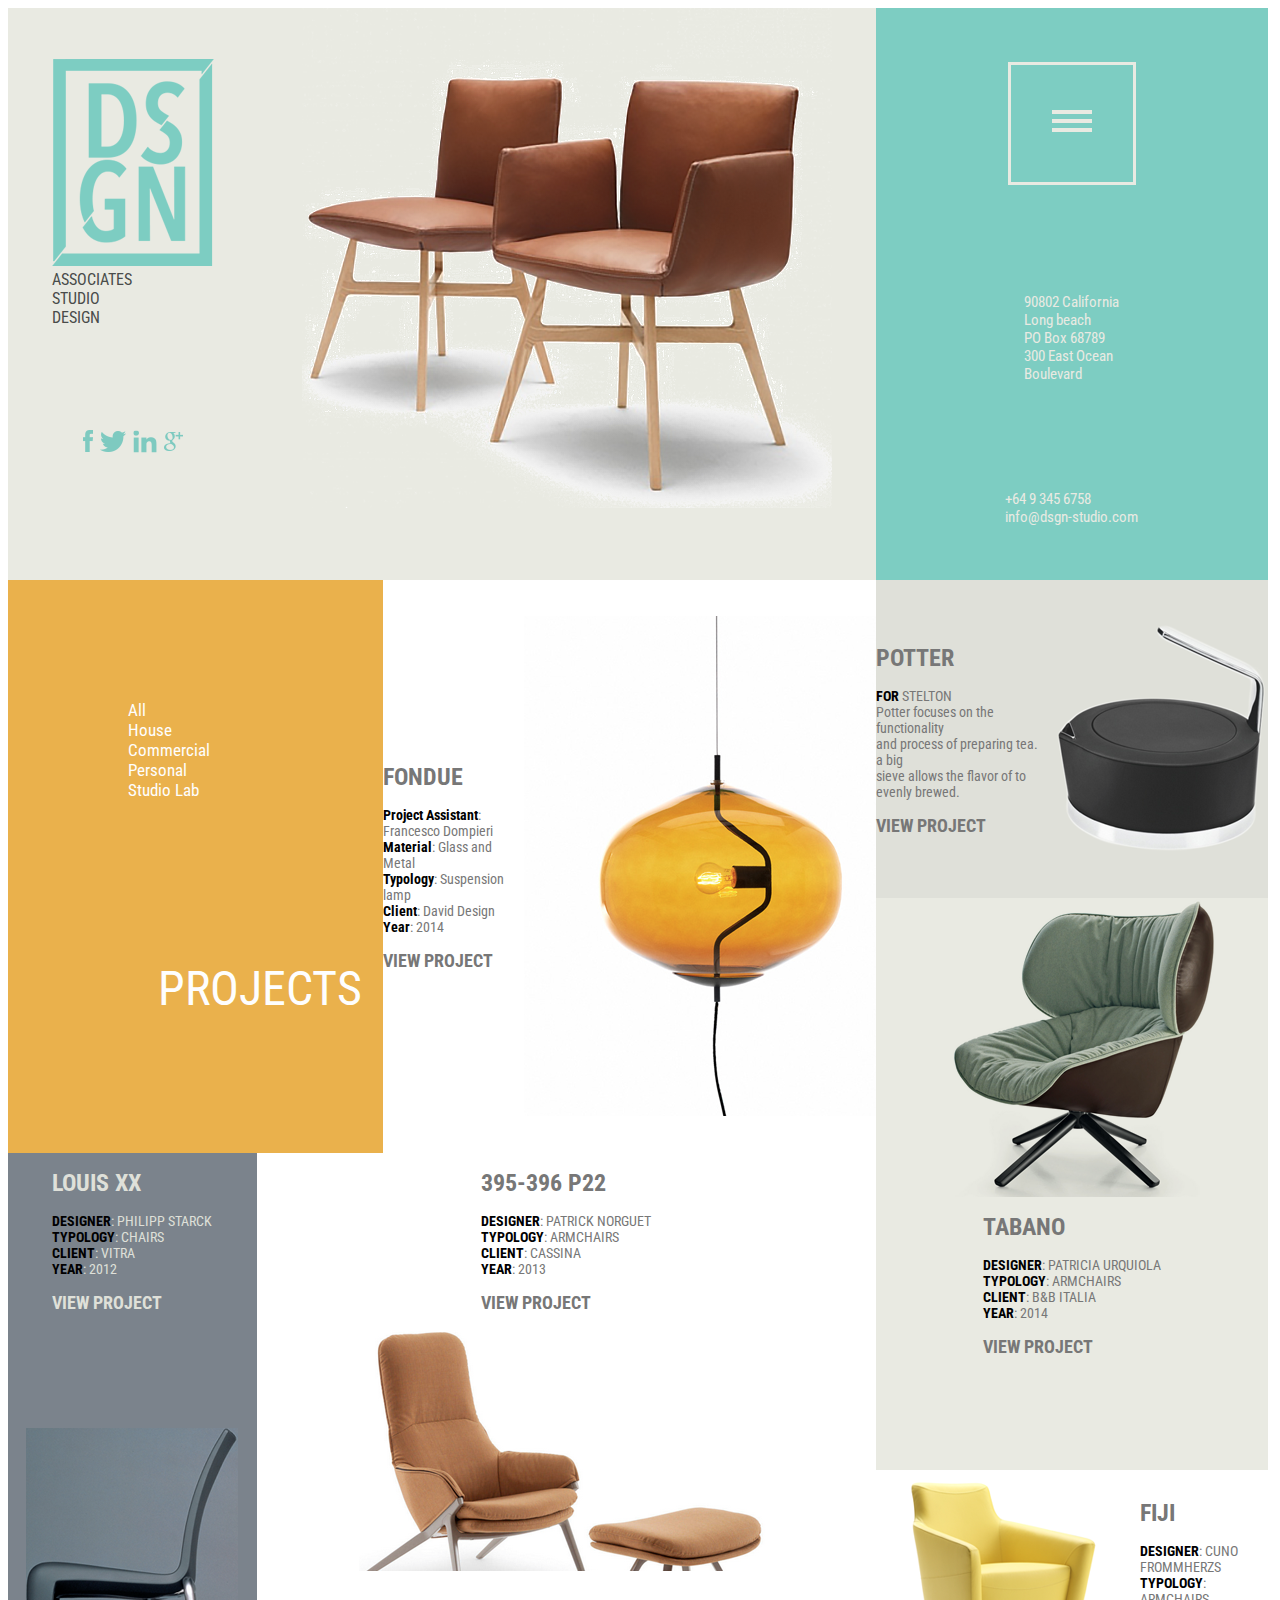
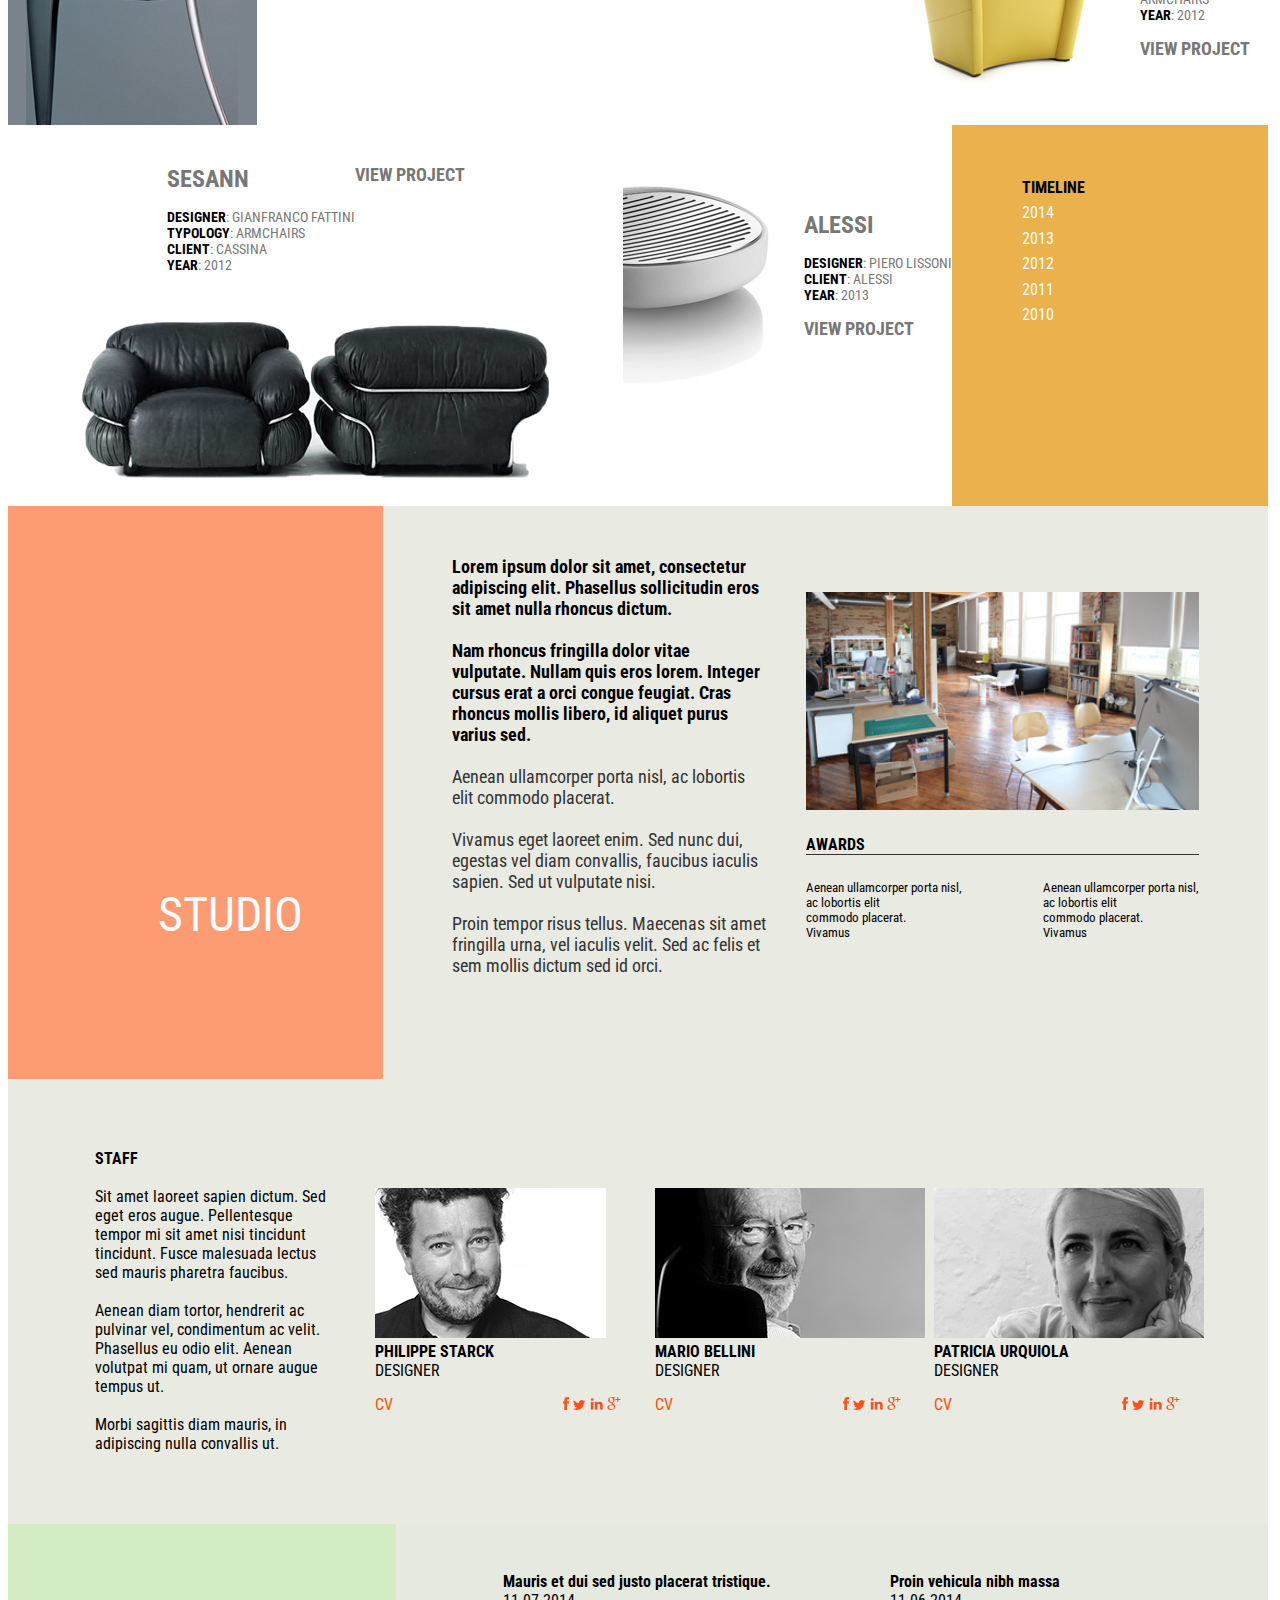
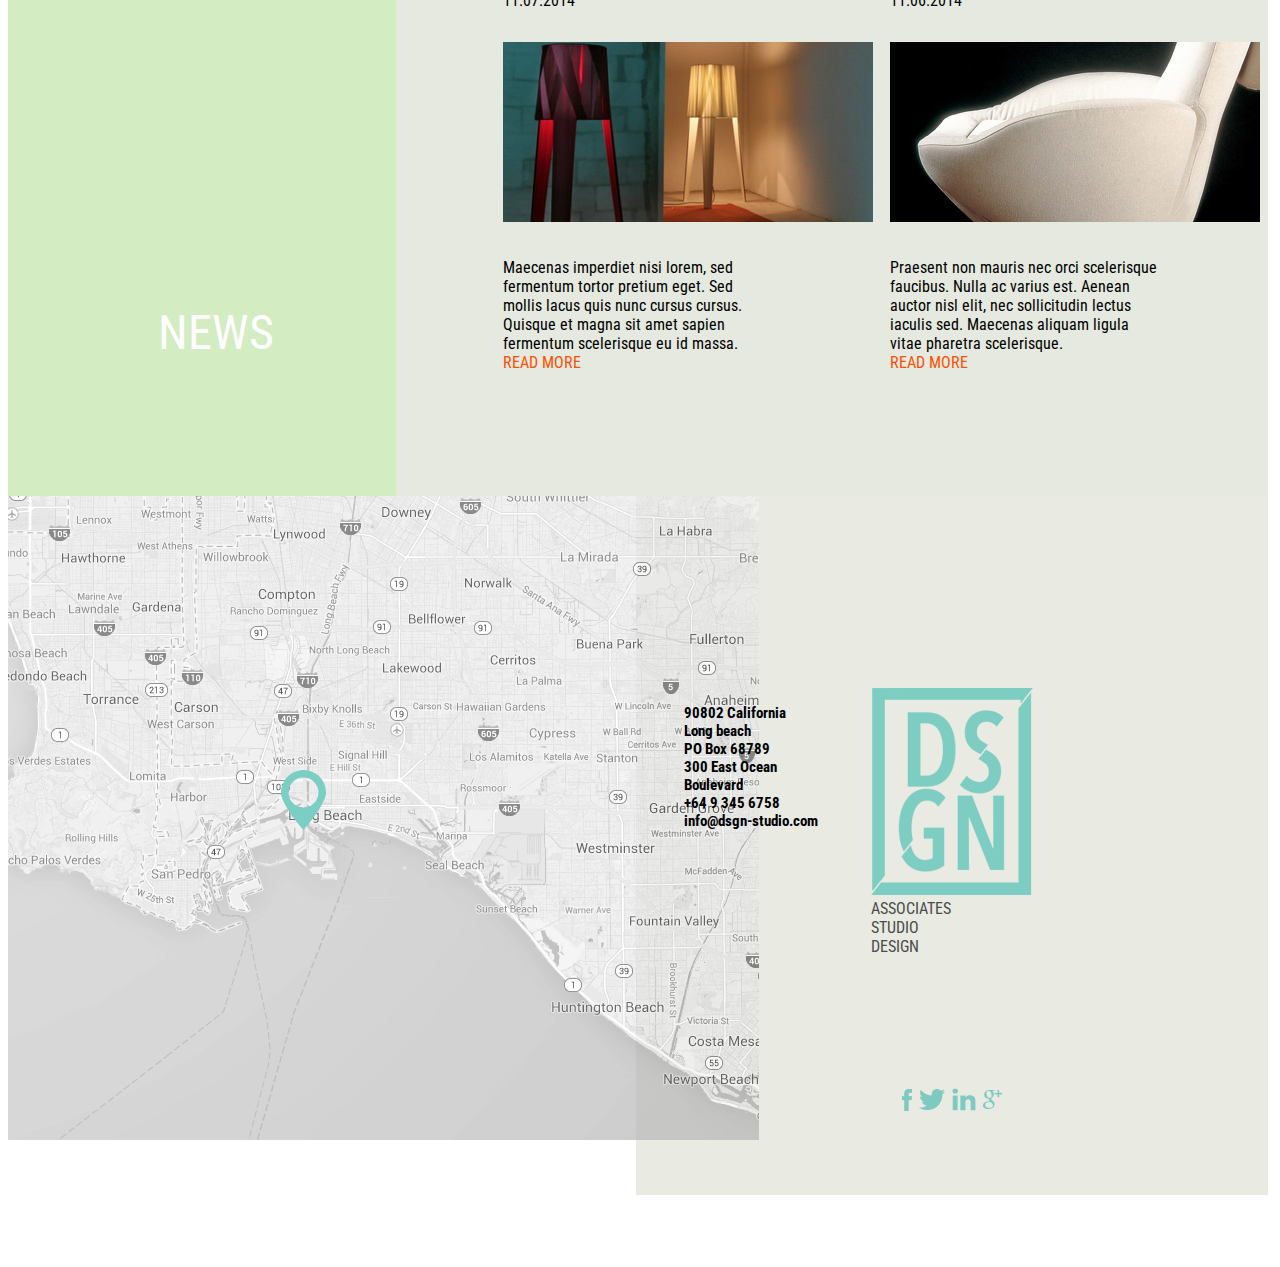
<file: index.html>
<!DOCTYPE html>
<html lang="en">
<head>
	<meta charset="utf-8">
	<meta name="viewport" content="width=device-width">
	<title>DSGN studio</title>
	<link rel="stylesheet" href="style.css">
</head>
<body>

<div class="gridContainer">
	<div class="logo">
		<div class="nav">
			<div class="flex-nav">
				<div>
					<a href="#"><img src="img/dsgn.png"></a>
					<p class="under_logo">ASSOCIATES</p>
					<p class="under_logo">STUDIO</p>
					<p class="under_logo">DESIGN</p>
				</div>
				<div class="social">
					<a href="#"><img src="img/facebook-icon.svg"></a>
					<a href="#"><img src="img/twitter-icon.svg"></a>
					<a href="#"><img src="img/linkedin-icon.svg"></a>
					<a href="#"><img src="img/g--icon.svg"></a>
				</div>
			</div>
			<img src="img/img.png">
		</div>
	</div>
	
	<div class="adress">
		<div class="flex_adress">
			<div class="square">
				<div class="line"></div>
				<div class="line"></div>
				<div class="line"></div>
			</div>
			<div>
				<p class="nav_adress">90802 California</p>
				<p class="nav_adress">Long beach</p>
				<p class="nav_adress">PO Box 68789</p>
				<p class="nav_adress">300 East Ocean</p>
				<p class="nav_adress">Boulevard</p>
			</div>
			<div>
				<p class="nav_adress">+64 9 345 6758</p>
				<p class="nav_adress">info@dsgn-studio.com</p>
			</div>
		</div>
	</div>
	
	<div class="projects">
		<div class="projects_position">
			<div class="kinds_of_services">
				<p class="service">All</p>
				<p class="service">House</p>
				<p class="service">Commercial</p>
				<p class="service">Personal</p>
				<p class="service">Studio Lab</p>
			</div>
			<div class="project_title">
				<p class="prj_title">PROJECTS</p>
			</div>
		</div>
	</div>

	<div class="fondue">
		<div class="flex_product">
			<div class="about_fondue">
				<h1>FONDUE</h1>
				<p class="about_product"><b class="black">Project Assistant</b>: Francesco Dompieri</p>
				<p class="about_product"><b class="black">Material</b>: Glass and Metal</p>
				<p class="about_product"><b class="black">Typology</b>: Suspension lamp</p>
				<p class="about_product"><b class="black">Client</b>: David Design</p>
				<p class="about_product"><b class="black">Year</b>: 2014</p>
				<h2>VIEW PROJECT</h2>
			</div>
			<img src="img/img1.png">
		</div>
	</div>

	<div class="potter">
		<div class="flex_product">
			<div class="about_potter">
				<h1>POTTER</h1>
				<p class="about_product"><b class="black">FOR</b> STELTON</p>
				<p class="about_product">Potter focuses on the functionality</p>
				<p class="about_product">and process of preparing tea. a big</p>
				<p class="about_product">sieve allows the flavor of to evenly brewed.</p>
				<h2>VIEW PROJECT</h2>
			</div>
		<img src="img/slice-8.png">
		</div>
	</div>

	<div class="tabano">
		<div class="flex_tabano">
			<div class="about_tabano">
				<h1>TABANO</h1>
				<p class="about_product"><b class="black">DESIGNER</b>: PATRICIA URQUIOLA</p>
				<p class="about_product"><b class="black">TYPOLOGY</b>: ARMCHAIRS</p>
				<p class="about_product"><b class="black">CLIENT</b>: B&B ITALIA</p>
				<p class="about_product"><b class="black">YEAR</b>: 2014</p>
				<h2>VIEW PROJECT</h2>
			</div>
		<img src="img/slice-7.png">
		</div>
	</div>

	<div class="louis">
		<div class="flex_louis">
		<div class="about_louis">
				<h1 class="color_louis">LOUIS XX</h1>
				<p class="about_product color_louis"><b class="black">DESIGNER</b>: PHILIPP STARCK</p>
				<p class="about_product color_louis"><b class="black">TYPOLOGY</b>: CHAIRS</p>
				<p class="about_product color_louis"><b class="black">CLIENT</b>: VITRA</p>
				<p class="about_product color_louis"><b class="black">YEAR</b>: 2012</p>
				<h2 class="color_louis">VIEW PROJECT</h2>
			</div>
		<img src="img/img4-png.png">
		</div>
	</div>

	<div class="p22">
		<div class="flex_p22">
			<div class="about_p22">
				<h1>395-396 P22</h1>
				<p class="about_product"><b class="black">DESIGNER</b>: PATRICK NORGUET</p>
				<p class="about_product"><b class="black">TYPOLOGY</b>: ARMCHAIRS</p>
				<p class="about_product"><b class="black">CLIENT</b>: CASSINA</p>
				<p class="about_product"><b class="black">YEAR</b>: 2013</p>
				<h2>VIEW PROJECT</h2>
			</div>
		<img src="img/slice-01.png">
		</div>
	</div>

	<div class="fiji">
		<div class="flex_fiji">
			<div class="about_fiji">
				<h1>FIJI</h1>
				<p class="about_product"><b class="black">DESIGNER</b>: CUNO FROMMHERZS</p>
				<p class="about_product"><b class="black">TYPOLOGY</b>: ARMCHAIRS</p>
				<p class="about_product"><b class="black">YEAR</b>: 2012</p>
				<h2>VIEW PROJECT</h2>
			</div>
		<img src="img/img6.png">
		</div>
	</div>

	<div class="sesann">
		<div class="flex_sesann">
			<div class="about_sesann">
				<div>
					<h1>SESANN</h1>
					<p class="about_product"><b class="black">DESIGNER</b>: GIANFRANCO FATTINI</p>
					<p class="about_product"><b class="black">TYPOLOGY</b>: ARMCHAIRS</p>
					<p class="about_product"><b class="black">CLIENT</b>: CASSINA</p>
					<p class="about_product"><b class="black">YEAR</b>: 2012</p>
				</div>
				<h2>VIEW PROJECT</h2>
			</div>
			<div><img src="img/img7.png"></div>
		</div>
	</div>

	<div class="alessi">
		<div class="flex_fiji">
			<div class="about_alessi">
				<h1>ALESSI</h1>
				<p class="about_product"><b class="black">DESIGNER</b>: PIERO LISSONI</p>
				<p class="about_product"><b class="black">CLIENT</b>: ALESSI</p>
				<p class="about_product"><b class="black">YEAR</b>: 2013</p>
				<h2>VIEW PROJECT</h2>
			</div>
		<img src="img/img8.png">
	</div>
	</div>

	<div class="timeline">
		<div class="kinds_of_time">
			<p><b class="black">TIMELINE</b></p>
				<p class="time">2014</p>
				<p class="time">2013</p>
				<p class="time">2012</p>
				<p class="time">2011</p>
				<p class="time">2010</p>
			</div>
	</div>

	<div class="studio">
		<p class="project_title">STUDIO</p>
	</div>

	<div class="about_studio">
		<div class="flex_about_studio">
			<div class="text_about_studio">
				<p class="txt_studio"><b class="black">Lorem ipsum dolor sit amet, consectetur adipiscing elit. Phasellus sollicitudin eros sit amet nulla rhoncus dictum.</b></p><br>
				<p class="txt_studio"><b class="black">Nam rhoncus fringilla dolor vitae vulputate. Nullam quis eros lorem. Integer cursus erat a orci congue feugiat. Cras rhoncus mollis libero, id aliquet purus varius sed.</b></p><br>
				<p class="txt_studio">Aenean ullamcorper porta nisl, ac lobortis elit commodo placerat. </p><br>
				<p class="txt_studio">Vivamus eget laoreet enim. Sed nunc dui, egestas vel diam convallis, faucibus iaculis sapien. Sed ut vulputate nisi. </p><br>
				<p class="txt_studio">Proin tempor risus tellus. Maecenas sit amet fringilla urna, vel iaculis velit. Sed ac felis et sem mollis dictum sed id orci.</p>
			</div>
			<div class="photo_about_studio">
				<img src="img/img9.png">
				<div class="border_awards"><b class="black">AWARDS</b></div>
				<div class="flex_text">
					<div>
						<p class="awrd_text">Aenean ullamcorper porta nisl,</p>
						<p class="awrd_text">ac lobortis elit </p>
						<p class="awrd_text">commodo placerat.</p>
						<p class="awrd_text">Vivamus</p>
					</div>
					<div>
						<p class="awrd_text">Aenean ullamcorper porta nisl,</p>
						<p class="awrd_text">ac lobortis elit </p>
						<p class="awrd_text">commodo placerat.</p>
						<p class="awrd_text">Vivamus</p>
					</div>
				</div>
			</div>
		</div>
	</div>

	<div class="staff">
		<div class="staff_flex">
		 <div class="staff_text container">
		 	<p><b class="black">STAFF</b></p><br>
		 	<p>Sit amet laoreet sapien dictum. Sed eget eros augue. Pellentesque tempor mi sit amet nisi tincidunt tincidunt. Fusce malesuada lectus sed mauris pharetra faucibus.</p><br>
		 	<p>Aenean diam tortor, hendrerit ac pulvinar vel, condimentum ac velit. Phasellus eu odio elit. Aenean volutpat mi quam, ut ornare augue tempus ut. </p><br>
		 	<p>Morbi sagittis diam mauris, in adipiscing nulla convallis ut.</p>
		 </div>
		 <div class="team_staff container">
		 	<img src="img/img11.png">
		 	<p><b class="black">PHILIPPE STARCK</b></p>
		 	<p>DESIGNER</p>
		 		<div class="flex_CV">
		 		<span class="CV">CV</span>
		 		<div>
		 			<img src="img/-.png">
		 			<img src="img/-1.png">
		 			<img src="img/-2.png">
		 			<img src="img/-3.png">
		 		</div>
		 	</div>
		 </div>
		 <div class="team_staff container">
		 	<img src="img/img12.png">
		 	<p><b class="black">MARIO BELLINI</b></p>
		 	<p>DESIGNER</p>
		 		<div class="flex_CV">
		 		<span class="CV">CV</span>
		 		<div>
		 			<img src="img/-.png">
		 			<img src="img/-1.png">
		 			<img src="img/-2.png">
		 			<img src="img/-3.png">
		 		</div>
		 	</div>
		 </div>
		 <div class="team_staff container">
		 	<img src="img/img13.png">
		 	<p><b class="black">PATRICIA URQUIOLA</b></p>
		 	<p>DESIGNER</p>
		 	<div class="flex_CV">
		 		<span class="CV">CV</span>
		 		<div>
		 			<img src="img/-.png">
		 			<img src="img/-1.png">
		 			<img src="img/-2.png">
		 			<img src="img/-3.png">
		 		</div>
		 	</div>
		 </div>
		</div>
	</div>

	<div class="news"><p class="project_title">NEWS</p></div>

	<div class="more_news">
		<div class="more_news__flex">
			<div class="box_news">
				<span><b class="black">Mauris et dui sed justo placerat tristique. </b></span>
				<p class="text_news">11.07.2014</p>
				<img class="imgn" src="img/img14.png">
				<p class="text_news">Maecenas imperdiet nisi lorem, sed fermentum tortor pretium eget. Sed mollis lacus quis nunc cursus cursus. Quisque et magna sit amet sapien fermentum scelerisque eu id massa.</p>
				<span class="CV">READ MORE</span>
			</div>
			<div class="box_news">
				<span><b class="black">Proin vehicula nibh massa </b></span>
				<p class="text_news">11.06.2014</p>
				<img class="imgn" src="img/img15.png">
				<p class="text_news">Praesent non mauris nec orci scelerisque faucibus. Nulla ac varius est. Aenean auctor nisl elit, nec sollicitudin lectus iaculis sed. Maecenas aliquam ligula vitae pharetra scelerisque. </p>
				<span class="CV">READ MORE</span>
			</div>
		</div>
	</div>

	<div class="map"><div class="pin_position"><img src="img/map.png"><div class="pin"><img src="img/pin-1.svg"></div></div></div>

	<div class="footer">
		<div class="footer_text">
				<p class="nav_adress"><b class="black"> 90802 California</b></p>
				<p class="nav_adress"><b class="black"> Long beach</b></p>
				<p class="nav_adress"><b class="black"> PO Box 68789</b></p>
				<p class="nav_adress"><b class="black"> 300 East Ocean</b></p>
				<p class="nav_adress"><b class="black"> Boulevard</b></p>
				<p class="nav_adress"><b class="black"> +64 9 345 6758</b></p>
				<p class="nav_adress"><b class="black"> info@dsgn-studio.com</b></p>
			</div>
		<div class="flex_nav">
				<div>
					<a href="#"><img src="img/dsgn.png"></a>
					<p class="under_logo">ASSOCIATES</p>
					<p class="under_logo">STUDIO</p>
					<p class="under_logo">DESIGN</p>
				</div>
				<div class="social">
					<a href="#"><img src="img/facebook-icon.svg"></a>
					<a href="#"><img src="img/twitter-icon.svg"></a>
					<a href="#"><img src="img/linkedin-icon.svg"></a>
					<a href="#"><img src="img/g--icon.svg"></a>
				</div>
			</div>
	</div>


</body>
</html>
</file>
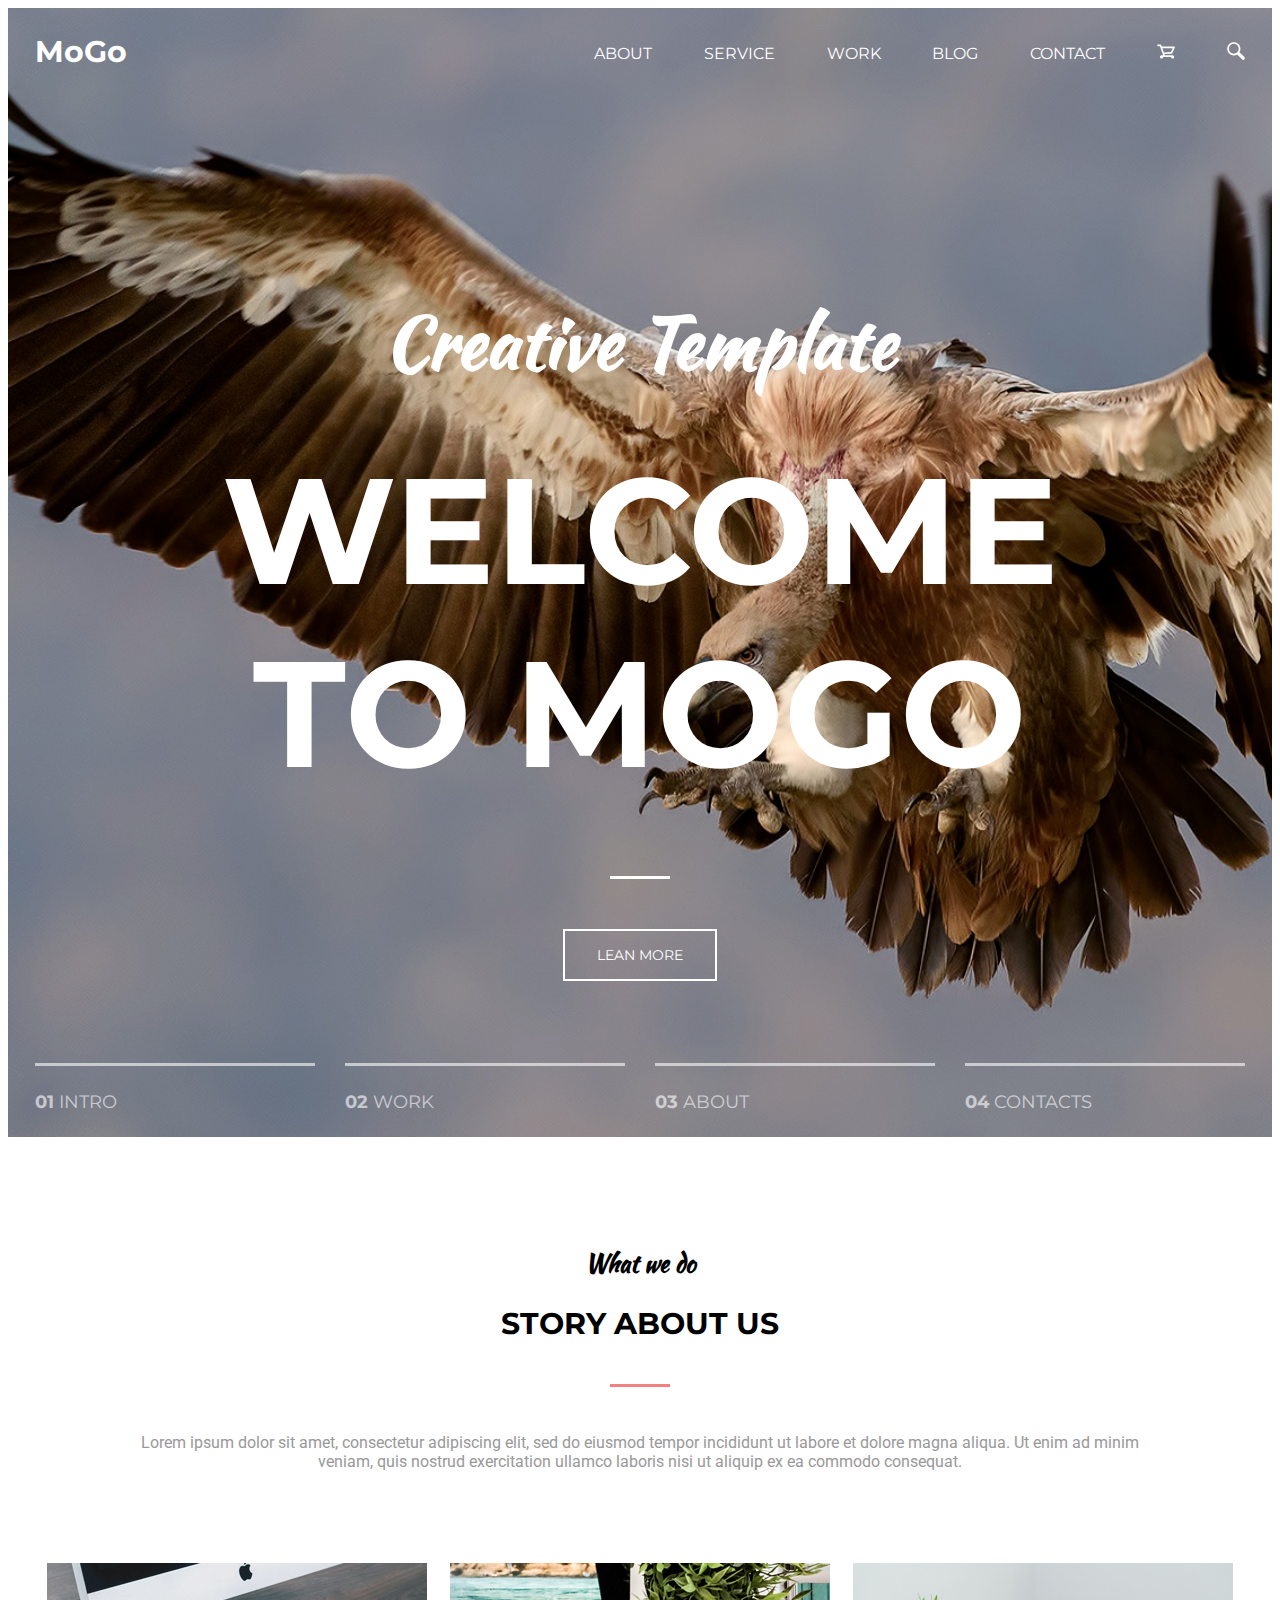
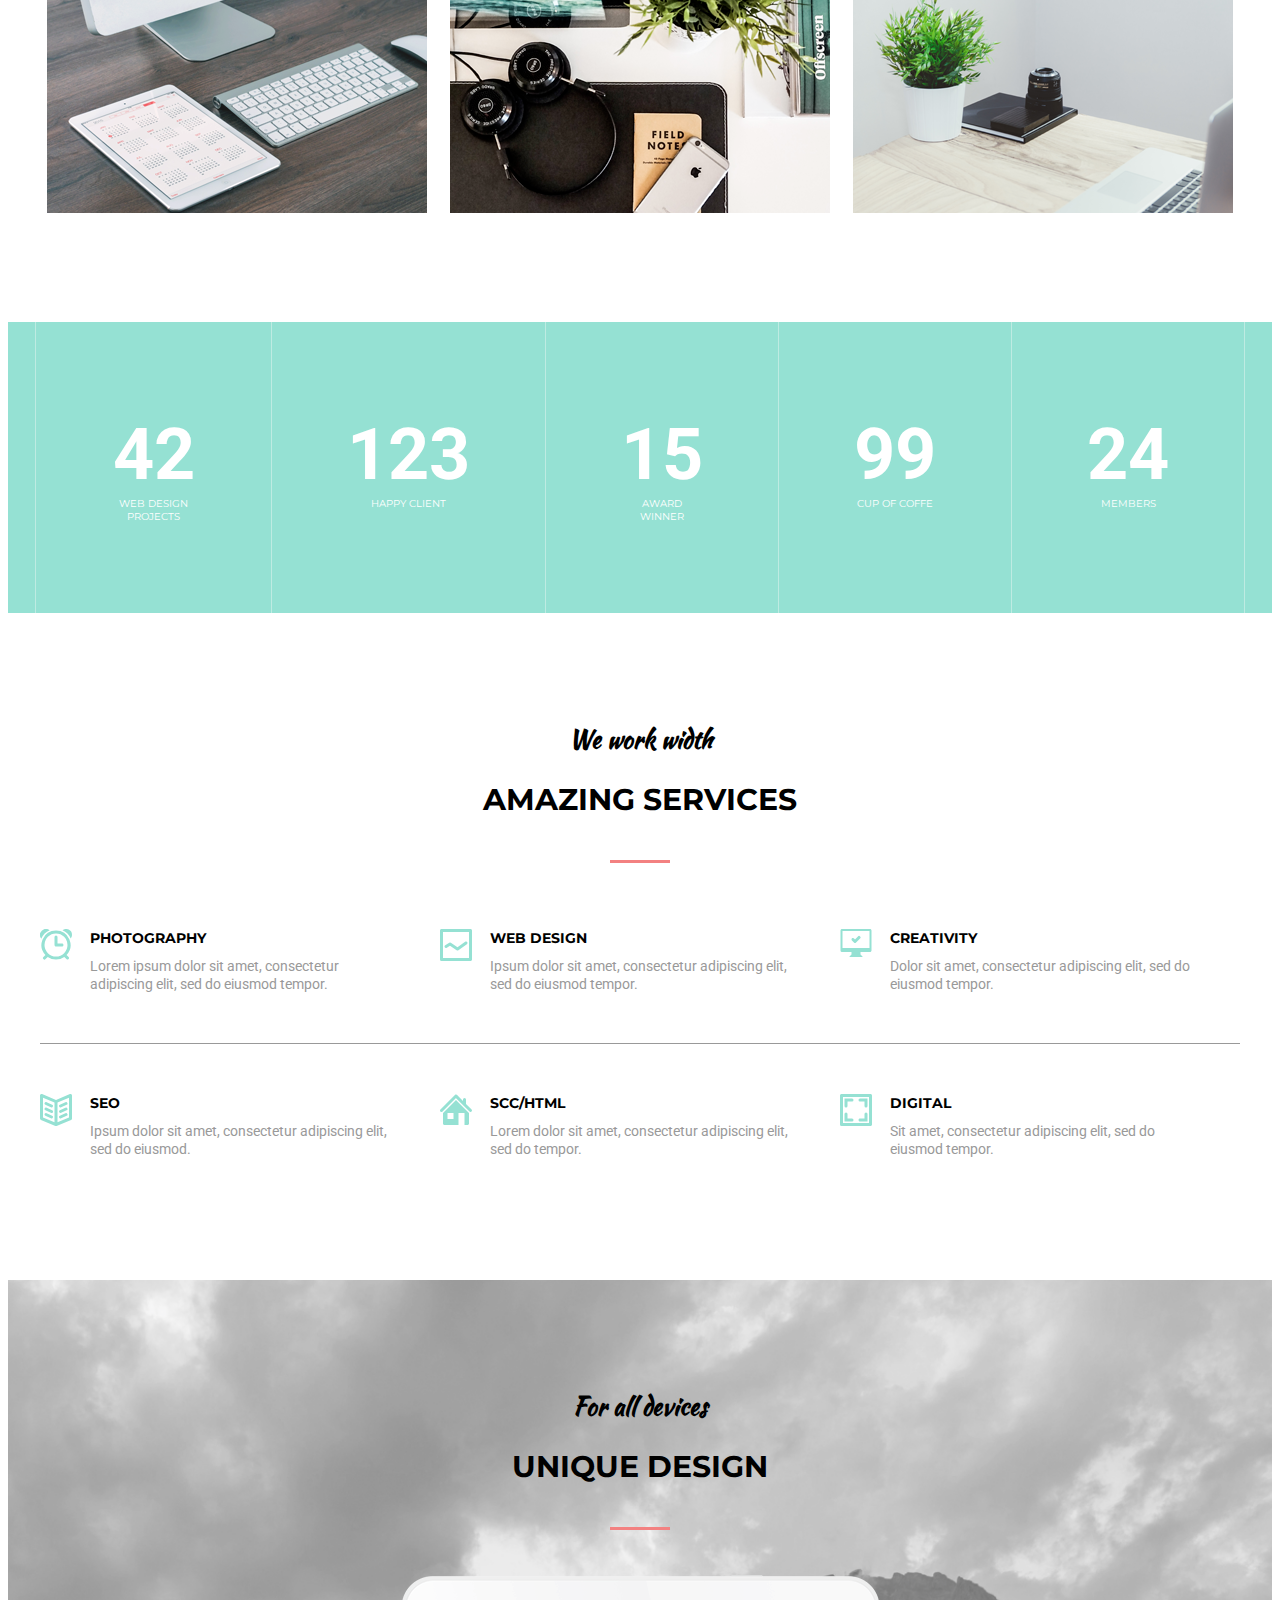
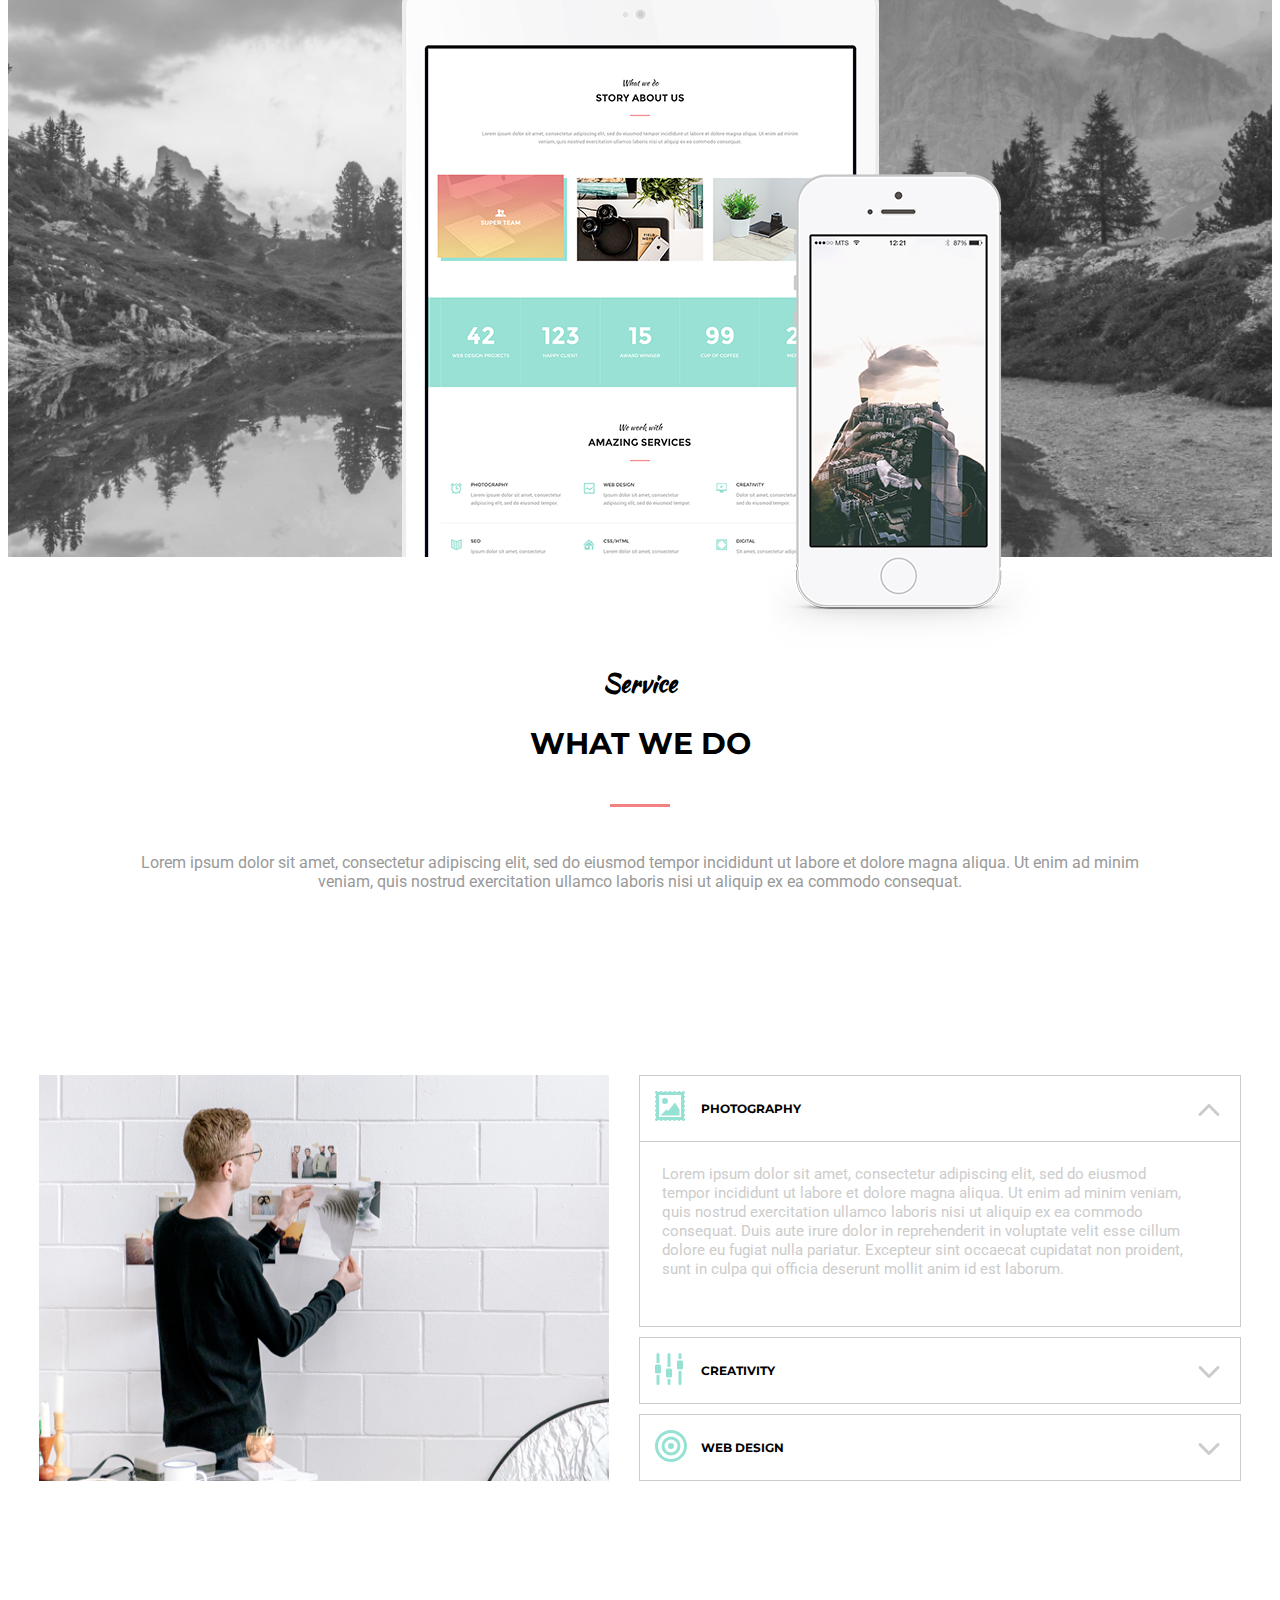
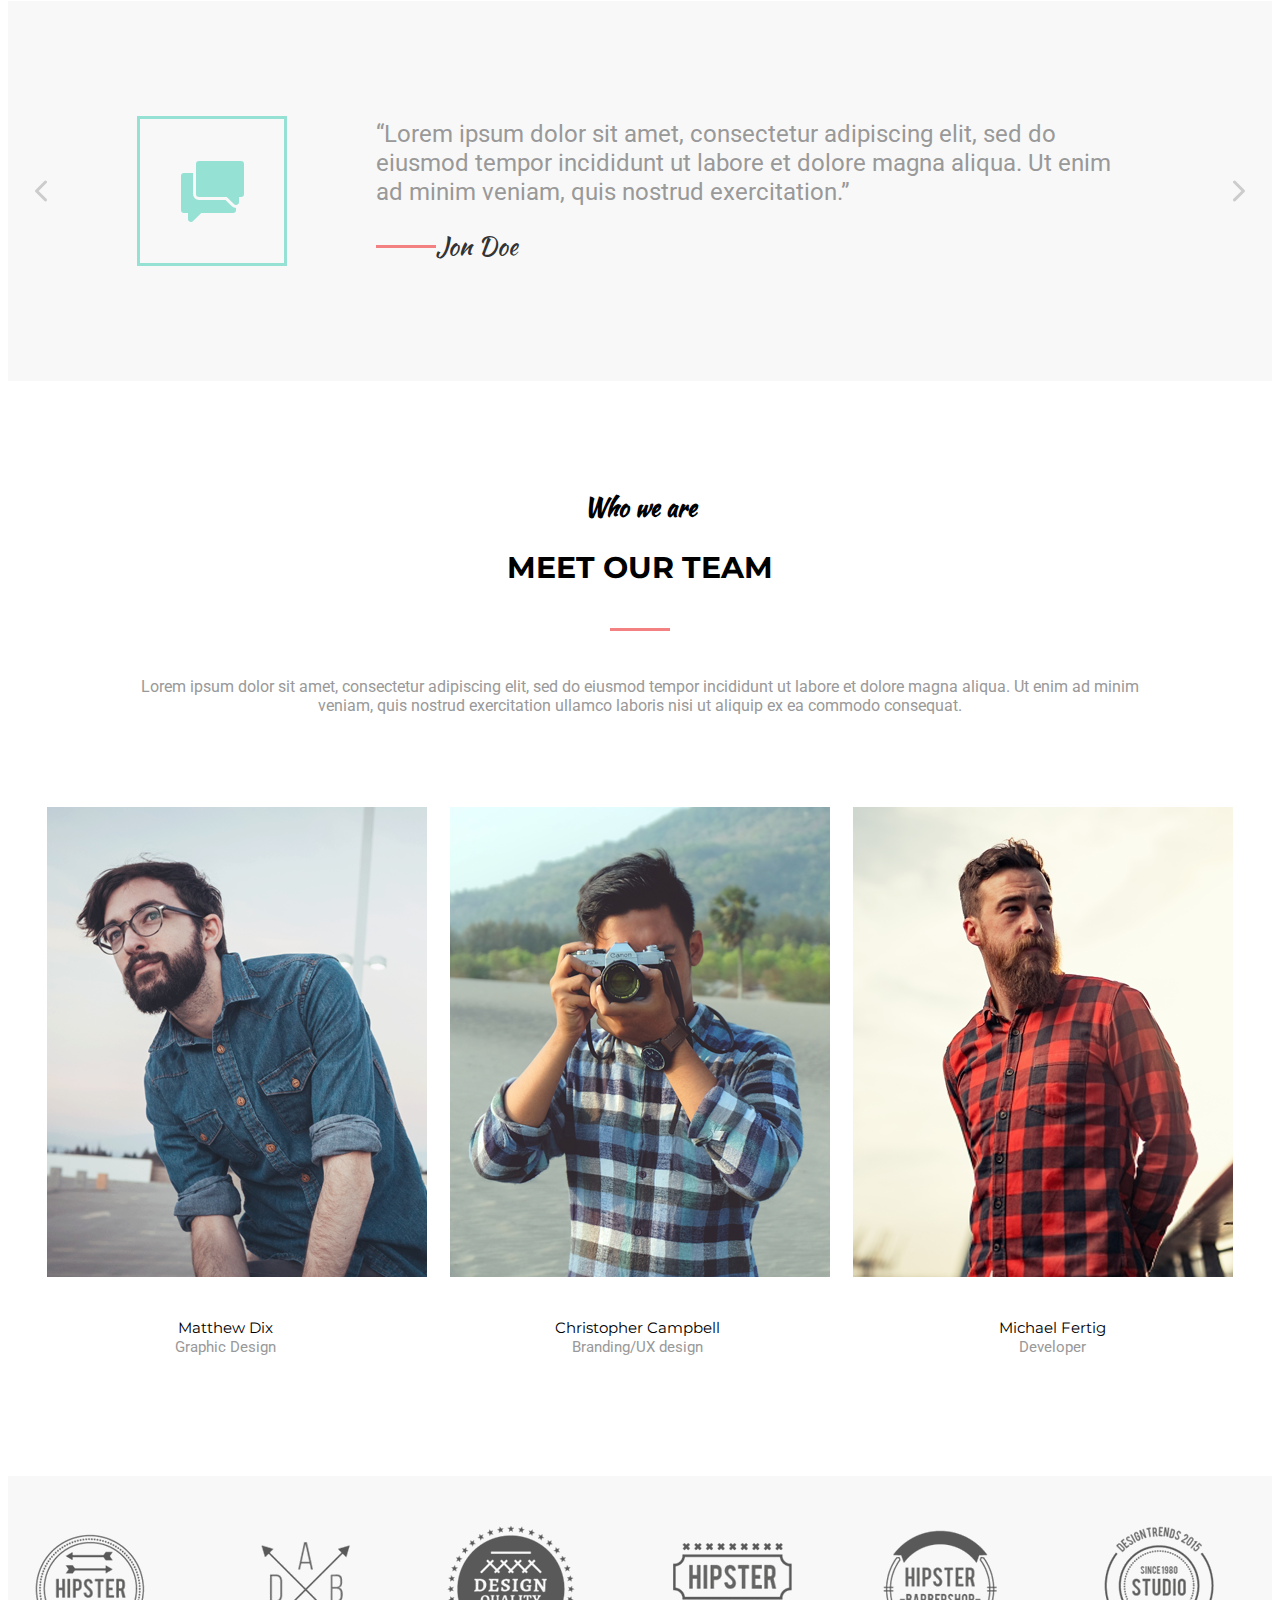
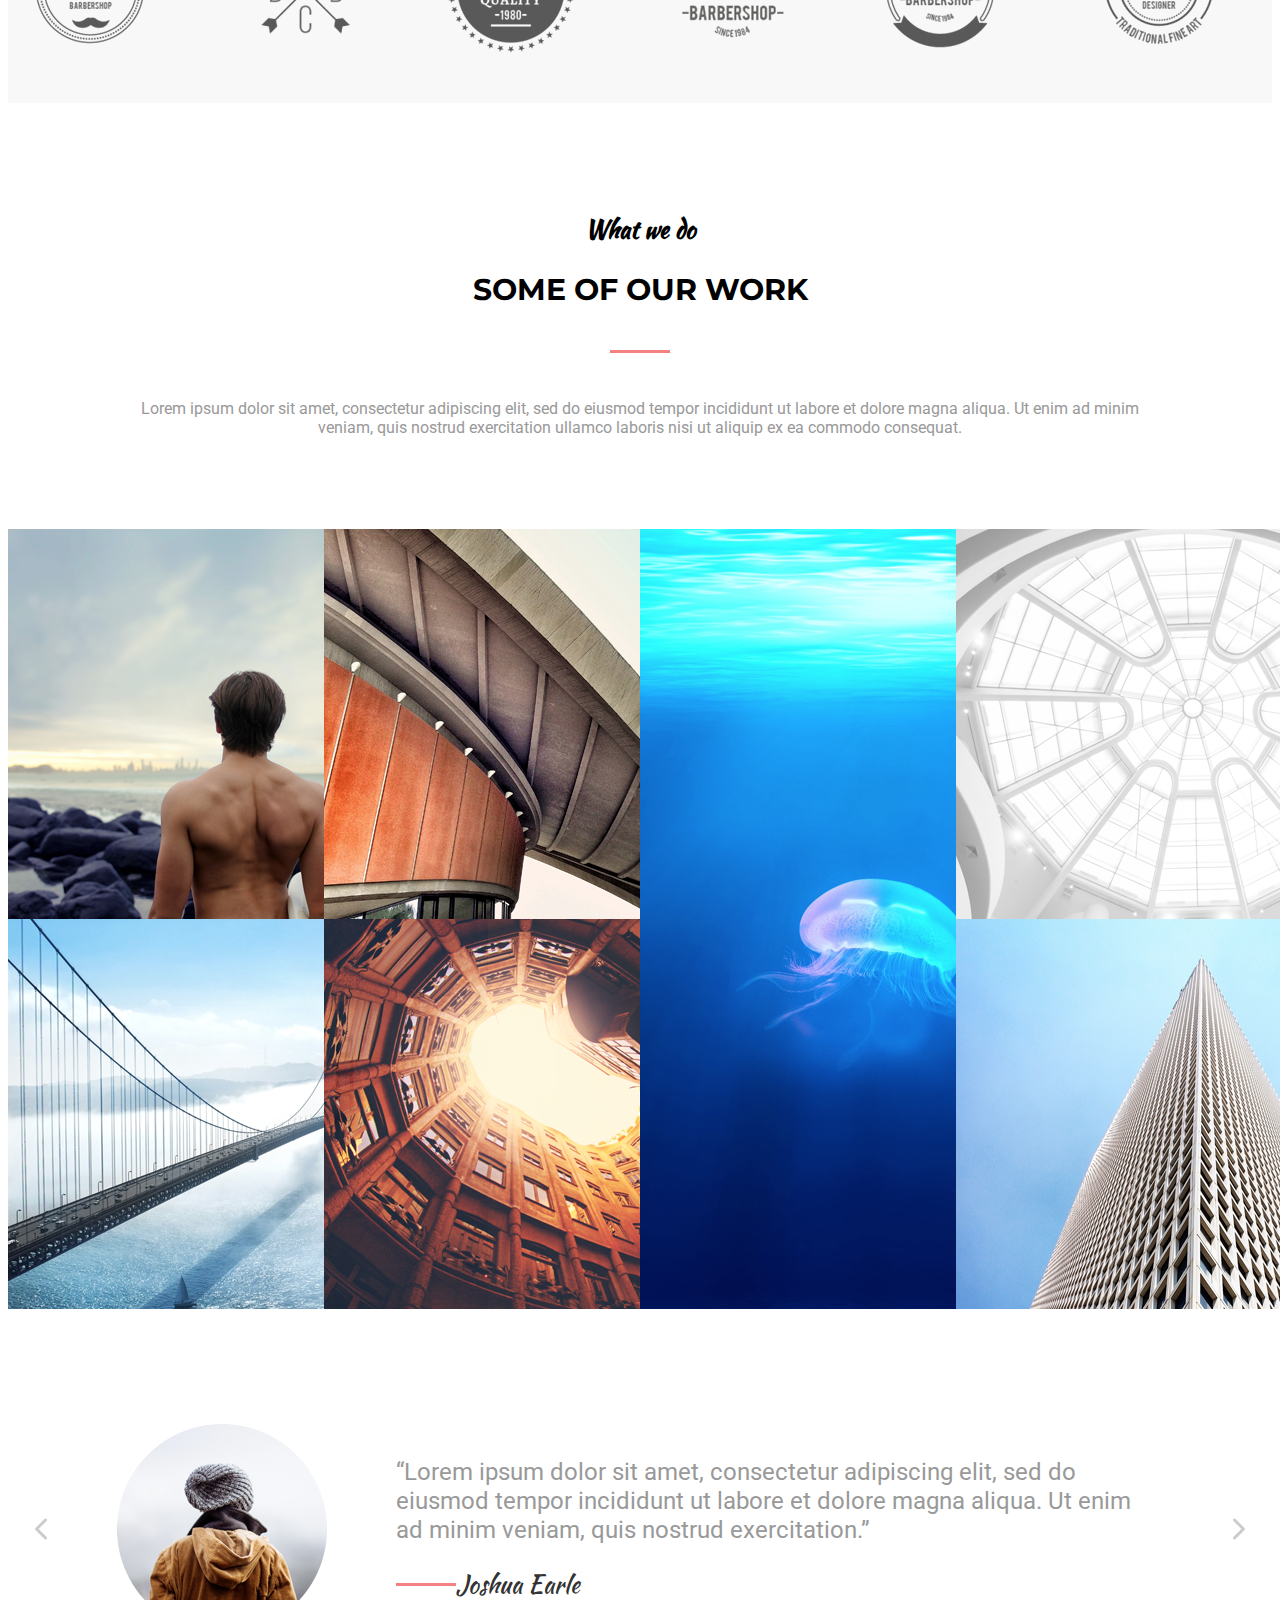
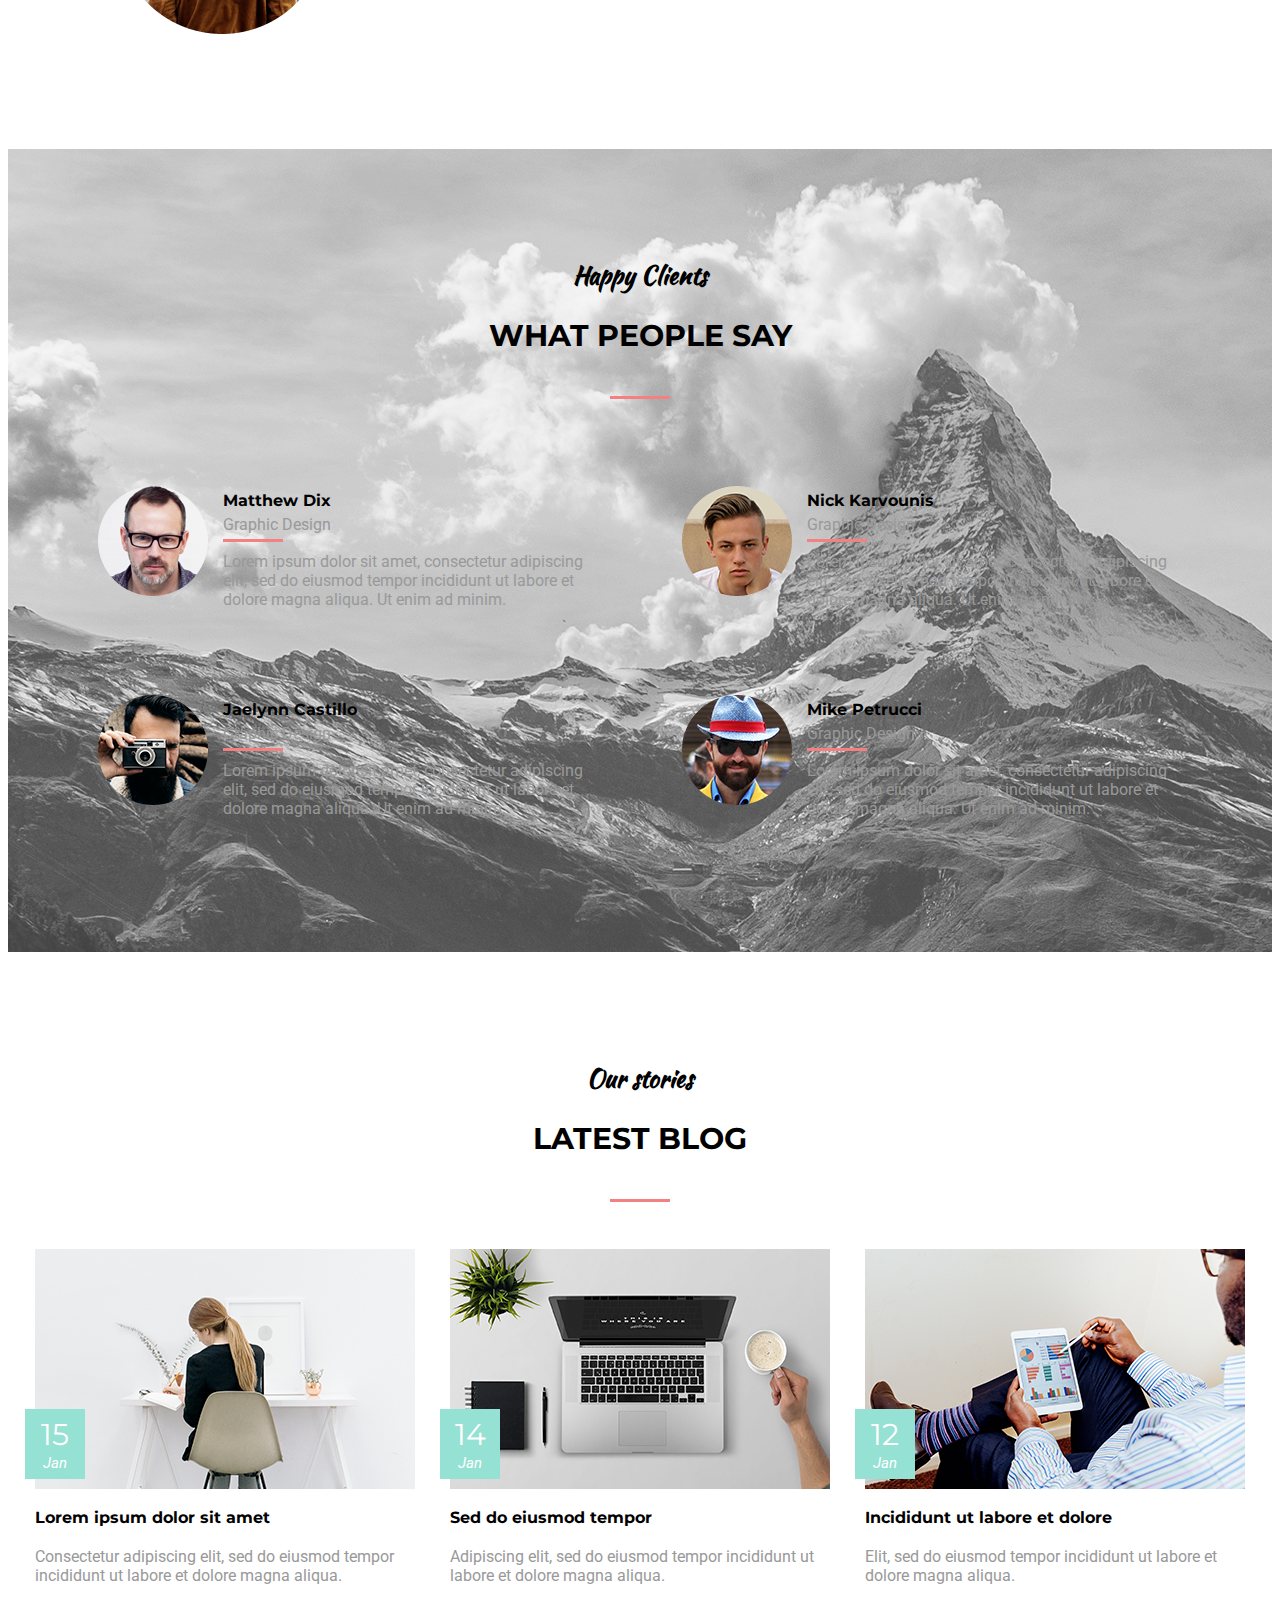
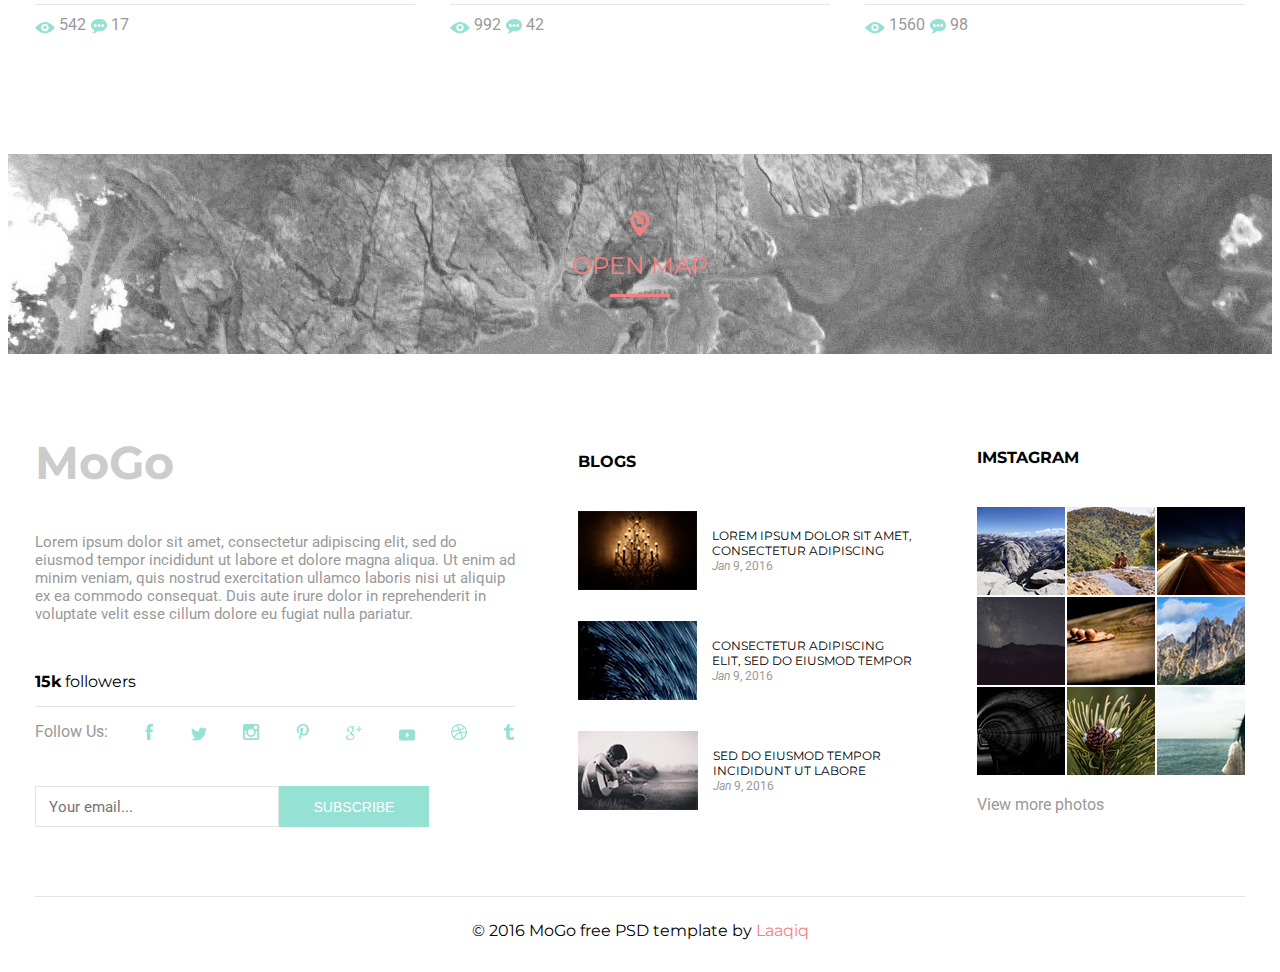
<file: indexEagle.html>
<!DOCTYPE html>
<html lang="en">
<head>
	<meta charset="utf-8">
	<meta name="viewport" content="width=device-width">
	<title>Eagle</title>
	<link rel="stylesheet" href="styleEagle.css">
	<script src="https://ajax.googleapis.com/ajax/libs/jquery/3.2.1/jquery.min.js"></script>
	<script type="text/javascript">
        $(document).ready(function () {
            $(".1").click(function () {
                $(".111").toggleClass('online');
                $(".11").toggleClass('active');
                $(".222").removeClass('online');
                $(".22").removeClass("active");
                $(".333").removeClass('online');
                $(".33").removeClass("active");
            });
        });
        $(document).ready(function () {
            $(".2").click(function () {
                $(".111").removeClass('online');
                $(".11").removeClass('active');
                $(".222").toggleClass('online');
                $(".22").toggleClass('active');
                $(".333").removeClass('online');
                $(".33").removeClass("active");
            });
        });
        $(document).ready(function () {
            $(".3").click(function () {
                $(".111").removeClass('online');
                $(".11").removeClass('active');
                $(".222").removeClass('online');
                $(".22").removeClass("active");
                $(".333").toggleClass('online');
                $(".33").toggleClass("active");
            });
        });
	</script>
</head>
<body>
<div class="eagle">
	<div class="wrapper"> 
	<header>
		<h2 class="logo"><a href="#">MoGo</a></h2>
		<nav class="nav">
			<a href="#">ABOUT</a>	
			<a href="#">SERVICE</a>
			<a href="#">WORK</a>
			<a href="#">BLOG</a>
			<a href="#">CONTACT</a>
			<a href="#"><svg xmlns="http://www.w3.org/2000/svg" width="18" height="15" viewBox="0 0 18 15"><path fill="currentColor"; d="M17.73 3.66l-2.48 5.5a.81.81 0 0 1-.7.49l-7.12.47.41 1.18h7.76a1.65 1.65 0 1 1-1.65 1.65h-7.7A1.65 1.65 0 1 1 4.6 11.3h1.49L2.91 2.22H1.02a.82.82 0 0 1 0-1.65H3.5c.36 0 .66.24.78.56l.48 1.37h12.21a.83.83 0 0 1 .76 1.16zm-12.39.49l1.52 4.36 7.09-.48 1.75-3.88z"/></svg></a>
			<a href="#"><svg xmlns="http://www.w3.org/2000/svg" width="18" height="18" viewBox="0 0 18 18"><path fill="currentColor"; d="M17.8 16.15a1.65 1.65 0 0 1-2.82 1.17l-4.83-4.84a6.6 6.6 0 1 1 2.33-2.33l4.84 4.83c.3.3.48.71.48 1.17zm-11-14.3a4.95 4.95 0 1 0 0 9.9 4.95 4.95 0 0 0 0-9.9z"/></svg></a>
		</nav>
	</header>
		<div class="promo">
		<h3 class="promo_h3">Creative Template</h3>
		<h2 class="promo_h2">WELCOME<br>TO MOGO</h2>
		<div class="line white"></div>
		<a href="#" class="learn">LEAN MORE</a>
		</div>
		<div class="menu">
			<a href="#" class="footer_menu"><strong>01</strong> INTRO <div class="line under"></div></a>
			<a href="#" class="footer_menu"><strong>02</strong> WORK <div class="line under"></div></a>
			<a href="#" class="footer_menu"><strong>03</strong> ABOUT <div class="line under"></div> </a>
			<a href="#" class="footer_menu"><strong>04</strong> CONTACTS <div class="line under"></div> </a>
		</div>
	</div>
</div>
<div class="about">
	<div class="wrapper">
		<div class="title">
			<h3>What we do</h3>
			<h2>STORY ABOUT US</h2>
			<div class="line"></div>
			<div class="span"><span>Lorem ipsum dolor sit amet, consectetur adipiscing elit, sed do eiusmod tempor incididunt ut labore et dolore magna aliqua. Ut enim ad minim<br>veniam, quis nostrud exercitation ullamco laboris nisi ut aliquip ex ea commodo consequat.</span></div>
		</div>
		<div class="photo_transform">
			<div class="transform"><div class="users"><img src="img/users.svg"><br>SUPER TEAM</div><img src="img/layer-44.png"></div>
			<div class="transform"><div class="users"><img src="img/users.svg"><br>SUPER TEAM</div><img src="img/layer-39.png"></div>
			<div class="transform"><div class="users"><img src="img/users.svg"><br>SUPER TEAM</div><img src="img/layer-41.png"></div>
		</div>
	</div>
</div>
<div class="counter">
	<div class="wrapper">
		<div class="cntr">
			<div class="number"><span class="counter-number"><strong>42</strong></span><br>WEB DESIGN PROJECTS</div>
			<div class="number"><span class="counter-number"><strong>123</strong></span><br>HAPPY CLIENT</div>
			<div class="number"><span class="counter-number"><strong>15</strong></span><br>AWARD WINNER</div>
			<div class="number"><span class="counter-number"><strong>99</strong></span><br>CUP OF COFFE</div>
			<div class="number"><span class="counter-number"><strong>24</strong></span><br>MEMBERS</div>
		</div>
	</div>
</div>
<div class="amazing">
	<div class="wrapper">
		<div class="title">
			<h3>We work width</h3>
			<h2>AMAZING SERVICES</h2>
			<div class="line"></div>
		</div>
		<div class="container">
			<div class="services"><img src="img/alarm.svg" class="srv"><div class="row"><strong>PHOTOGRAPHY</strong><br><div class="srvs"><span>Lorem ipsum dolor sit amet, consectetur adipiscing elit, sed do eiusmod tempor.</span></div></div></div>
			<div class="services"><img src="img/line-graph.svg" class="srv"><div class="row"><strong>WEB DESIGN</strong><br><div class="srvs"><span>Ipsum dolor sit amet, consectetur adipiscing elit, sed do eiusmod tempor.</span></div></div></div>
			<div class="services"><img src="img/computer---ok.svg" class="srv"><div class="row"><strong>CREATIVITY</strong><br><div class="srvs"><span>Dolor sit amet, consectetur adipiscing elit, sed do eiusmod tempor.</span></div></div></div>
			<div class="services"><img src="img/book-2.svg" class="srv2"><div class="row"><strong>SEO</strong><br><div class="srvs"><span>Ipsum dolor sit amet, consectetur adipiscing elit, sed do eiusmod.</span></div></div></div>
			<div class="services"><img src="img/home.svg" class="srv2"><div class="row"><strong>SCC/HTML</strong><br><div class="srvs"><span>Lorem dolor sit amet, consectetur adipiscing elit, sed do tempor.</span></div></div></div>
			<div class="services"><img src="img/image.svg" class="srv2"><div class="row"><strong>DIGITAL</strong><br><div class="srvs"><span>Sit amet, consectetur adipiscing elit, sed do eiusmod tempor.</span></div></div></div>
		</div>
	</div>
</div>
<div class="unique">
	<div class="wrapper">
		<div class="title">
			<h3>For all devices</h3>
			<h2>UNIQUE DESIGN</h2>
			<div class="line"></div>
			<div class="devices"><img src="img/display-bg-768x1024.png"><img src="img/white.png" class="iphone"></div>
		</div>
	</div>
</div>
<div class="whatwedo">
	<div class="wrapper">
		<div class="title">
			<h3>Service</h3>
			<h2>WHAT WE DO</h2>
			<div class="line"></div>
			<div class="span"><span>Lorem ipsum dolor sit amet, consectetur adipiscing elit, sed do eiusmod tempor incididunt ut labore et dolore magna aliqua. Ut enim ad minim<br>veniam, quis nostrud exercitation ullamco laboris nisi ut aliquip ex ea commodo consequat.</span></div>
		</div>
		<div class="arrowdown">
			<img src="img/layer-43.png">
			<div class="arrow">
				<div class="holder">
					<img src="img/picture.svg" class="pctr-holder">
					<div class="holder-head 1"><strong>PHOTOGRAPHY</strong><img src="img/arrow---down.svg" class="rotate 111 online"></div>
					<div class="discription 11 active"><span>Lorem ipsum dolor sit amet, consectetur adipiscing elit, sed do eiusmod tempor incididunt ut labore et dolore magna aliqua. Ut enim ad minim veniam, quis nostrud exercitation ullamco laboris nisi ut aliquip ex ea commodo consequat. Duis aute irure dolor in reprehenderit in voluptate velit esse cillum dolore eu fugiat nulla pariatur. Excepteur sint occaecat cupidatat non proident, sunt in culpa qui officia deserunt mollit anim id est laborum.</span></div>
				</div>
				<div class="holder">
					<img src="img/equalizer.svg" class="pctr-holder">
					<div class="holder-head 2"><strong>CREATIVITY</strong><img src="img/arrow---down.svg" class="rotate 222"></div>
					<div class="discription 22"><span>Lorem ipsum dolor sit amet, consectetur adipiscing elit, sed do eiusmod tempor incididunt ut labore et dolore magna aliqua. Ut enim ad minim veniam, quis nostrud exercitation ullamco laboris nisi ut aliquip ex ea commodo consequat. Duis aute irure dolor in reprehenderit in voluptate velit esse cillum dolore eu fugiat nulla pariatur. Excepteur sint occaecat cupidatat non proident, sunt in culpa qui officia deserunt mollit anim id est laborum.</span></div>
				</div>
				<div class="holder">
					<img src="img/bullseye.svg" class="pctr-holder">
					<div class="holder-head 3"><strong>WEB DESIGN</strong><img src="img/arrow---down.svg" class="rotate 333"></div>
					<div class="discription 33"><span>Lorem ipsum dolor sit amet, consectetur adipiscing elit, sed do eiusmod tempor incididunt ut labore et dolore magna aliqua. Ut enim ad minim veniam, quis nostrud exercitation ullamco laboris nisi ut aliquip ex ea commodo consequat. Duis aute irure dolor in reprehenderit in voluptate velit esse cillum dolore eu fugiat nulla pariatur. Excepteur sint occaecat cupidatat non proident, sunt in culpa qui officia deserunt mollit anim id est laborum.</span></div>
				</div>
			</div>
		</div>
	</div>
</div>
<div class="JonDoe">
	<div class="wrapper">
		<div class="box">
			<a href="#"><img src="img/arrow---down-copy-2.svg"></a>
			<div class="speech"><img src="img/2-layers.svg"></div>
			<div class="quote"><span>“Lorem ipsum dolor sit amet, consectetur adipiscing elit, sed do eiusmod tempor incididunt ut labore et dolore magna aliqua. Ut enim ad minim veniam, quis nostrud exercitation.”</span><div class="inline"><div class="line"></div>Jon Doe</div></div>
			<a href="#"><img src="img/arrow---down-copy.svg"></a>
		</div>
	</div>
</div>
<div class="team">
	<div class="wrapper">
		<div class="title">
			<h3>Who we are</h3>
			<h2>MEET OUR TEAM</h2>
			<div class="line"></div>
			<div class="span"><span>Lorem ipsum dolor sit amet, consectetur adipiscing elit, sed do eiusmod tempor incididunt ut labore et dolore magna aliqua. Ut enim ad minim<br>veniam, quis nostrud exercitation ullamco laboris nisi ut aliquip ex ea commodo consequat.</span></div>
		</div>
		<div class="photo_transform">
			<div class="transform"><div class="networks">
				<div class="icons"><div class="vsg"><a href="#"><svg xmlns="http://www.w3.org/2000/svg" width="13" height="26" viewBox="0 0 13 26"><path fill="currentColor" d="M12.09.2v4.12s-3.04-.3-3.8.86c-.41.64-.17 2.5-.2 3.84h4.02c-.34 1.56-.58 2.62-.83 3.98H8.06v12.8H2.48V13.05H.11V9.02h2.34c.12-2.95.17-5.87 1.63-7.35C5.73 0 7.3.2 12.08.2z"/></svg></a></div></div>
				<div class="icons"><div class="vsg"><a href="#"><svg xmlns="http://www.w3.org/2000/svg" width="26" height="22" viewBox="0 0 26 22"><path fill="currentColor" d="M17.51.6a5.4 5.4 0 0 1 4.15 1.65A8.66 8.66 0 0 0 25.01.98a5.27 5.27 0 0 1-1.7 2.47c-.18.14-.36.32-.58.41v.01c1.14-.01 2.08-.52 2.97-.8v.01c-.47.74-1.1 1.5-1.78 2.04l-.82.65c.01 1.21-.02 2.36-.24 3.38-1.32 5.89-4.8 9.89-10.3 11.61-1.97.61-5.16.87-7.43.31-1.12-.28-2.13-.6-3.08-1.01a11.5 11.5 0 0 1-1.49-.77l-.46-.28c.51.01 1.1.15 1.68.06.51-.08 1.02-.06 1.5-.16 1.19-.26 2.24-.61 3.15-1.14.44-.26 1.1-.56 1.42-.93a5.3 5.3 0 0 1-4.9-3.64c.52.05 2 .19 2.35-.11a3.77 3.77 0 0 1-1.71-.69A5.03 5.03 0 0 1 1.1 7.91l.54.25c.34.15.7.23 1.1.31.18.04.52.14.72.06h-.03c-.26-.3-.7-.51-.96-.84A5.36 5.36 0 0 1 1.3 2.93a6 6 0 0 1 .57-1.37l.02.01c.1.22.33.37.48.55.45.56 1 1.06 1.56 1.5a15.43 15.43 0 0 0 8.78 3.41 4.9 4.9 0 0 1 .02-2.47A5.16 5.16 0 0 1 16.87.68l.64-.08z"/></svg></a></div></div>
				<div class="icons"><div class="vsg"><a href="#"><svg xmlns="http://www.w3.org/2000/svg" width="21" height="26" viewBox="0 0 21 26"><path fill="currentColor" d="M9.05 16.85l-.64 2.56c-.21.85-.4 1.7-.71 2.47a12.7 12.7 0 0 1-2.05 3.53c-.57.66-.45.4-.62.36-.14-.03-.15-.16-.17-.34-.14-1.02-.05-2.2 0-3.34.06-1.31.34-2.39.6-3.47l1.43-6.17c.03-.14.12-.37.09-.44a6.47 6.47 0 0 1-.43-1.7c-.07-.7-.02-1.35.14-1.95.28-1.06.91-1.99 1.9-2.34a2.2 2.2 0 0 1 1.73.14c.43.25.73.66.86 1.24.15.62.04 1.35-.08 1.89-.26 1.22-.61 2.14-.93 3.31-.16.59-.34 1.19-.2 1.81.14.58.45.98.86 1.28.42.31.92.48 1.62.46 1.23-.05 2.08-.83 2.65-1.57a9.3 9.3 0 0 0 1.68-4.69c.06-.61.11-1.32.07-2.01a5.47 5.47 0 0 0-1.13-3.12 5.28 5.28 0 0 0-2.51-1.71 8.29 8.29 0 0 0-3.75-.23 6.61 6.61 0 0 0-4.91 3.53c-.5.95-.84 2.05-.84 3.41 0 1.05.26 1.86.68 2.5.13.2.32.37.45.6.19.32-.02.81-.11 1.16-.11.43-.13 1.01-.62 1.02-.2.01-.47-.14-.64-.24-1.3-.72-2.1-2.03-2.42-3.74a8.88 8.88 0 0 1 0-3.23 9.22 9.22 0 0 1 4.4-6.15A10.4 10.4 0 0 1 9.34.34c.5-.08 1.03-.11 1.6-.13a9.63 9.63 0 0 1 4.33.8 8.86 8.86 0 0 1 2.98 2.15 8.14 8.14 0 0 1 1.84 3.31c.2.69.4 1.43.4 2.29 0 .85-.19 1.61-.31 2.37-.48 2.82-1.82 5.14-3.84 6.45a6.4 6.4 0 0 1-1.76.81c-.66.2-1.42.34-2.24.29a4.64 4.64 0 0 1-1.98-.58 3.3 3.3 0 0 1-1.32-1.25z"/></svg></a></div></div>
				<div class="icons"><div class="vsg"><a href="#"><svg xmlns="http://www.w3.org/2000/svg" width="26" height="26" viewBox="0 0 26 26"><path fill="currentColor" d="M22.7 25.8H3.5a3.2 3.2 0 0 1-3.2-3.2V3.4A3.2 3.2 0 0 1 3.5.2h19.2a3.2 3.2 0 0 1 3.2 3.2v19.2a3.2 3.2 0 0 1-3.2 3.2zM13.1 8.04c-2 0-3.71 1.18-4.5 2.88l-.03.05a6.4 6.4 0 0 0-.12.33l-.06.15-.1.34c0 .05-.03.11-.04.16l-.06.37-.02.15a4.96 4.96 0 1 0 9.86 0l-.02-.15-.06-.37a4.72 4.72 0 0 0-.05-.16c-.02-.11-.05-.23-.09-.34l-.06-.15a6.4 6.4 0 0 0-.13-.33c0-.01 0-.03-.02-.05a4.95 4.95 0 0 0-4.5-2.88zm9.92-3.68c0-.71-.57-1.28-1.28-1.28h-2.56c-.7 0-1.28.57-1.28 1.28v2.56c0 .71.57 1.28 1.28 1.28h2.56c.7 0 1.28-.57 1.28-1.28zm0 6.56h-2.36a7.83 7.83 0 0 1-7.56 9.92 7.84 7.84 0 0 1-7.56-9.92H3.18v10.72c0 .71.57 1.28 1.28 1.28h17.28c.7 0 1.28-.57 1.28-1.28z"/></svg></a></div></div>
			</div><img src="img/layer-16.png"></div>
			<div class="transform"><div class="networks">
				<div class="icons"><div class="vsg"><a href="#"><svg xmlns="http://www.w3.org/2000/svg" width="13" height="26" viewBox="0 0 13 26"><path fill="currentColor" d="M12.09.2v4.12s-3.04-.3-3.8.86c-.41.64-.17 2.5-.2 3.84h4.02c-.34 1.56-.58 2.62-.83 3.98H8.06v12.8H2.48V13.05H.11V9.02h2.34c.12-2.95.17-5.87 1.63-7.35C5.73 0 7.3.2 12.08.2z"/></svg></a></div></div>
				<div class="icons"><div class="vsg"><a href="#"><svg xmlns="http://www.w3.org/2000/svg" width="26" height="22" viewBox="0 0 26 22"><path fill="currentColor" d="M17.51.6a5.4 5.4 0 0 1 4.15 1.65A8.66 8.66 0 0 0 25.01.98a5.27 5.27 0 0 1-1.7 2.47c-.18.14-.36.32-.58.41v.01c1.14-.01 2.08-.52 2.97-.8v.01c-.47.74-1.1 1.5-1.78 2.04l-.82.65c.01 1.21-.02 2.36-.24 3.38-1.32 5.89-4.8 9.89-10.3 11.61-1.97.61-5.16.87-7.43.31-1.12-.28-2.13-.6-3.08-1.01a11.5 11.5 0 0 1-1.49-.77l-.46-.28c.51.01 1.1.15 1.68.06.51-.08 1.02-.06 1.5-.16 1.19-.26 2.24-.61 3.15-1.14.44-.26 1.1-.56 1.42-.93a5.3 5.3 0 0 1-4.9-3.64c.52.05 2 .19 2.35-.11a3.77 3.77 0 0 1-1.71-.69A5.03 5.03 0 0 1 1.1 7.91l.54.25c.34.15.7.23 1.1.31.18.04.52.14.72.06h-.03c-.26-.3-.7-.51-.96-.84A5.36 5.36 0 0 1 1.3 2.93a6 6 0 0 1 .57-1.37l.02.01c.1.22.33.37.48.55.45.56 1 1.06 1.56 1.5a15.43 15.43 0 0 0 8.78 3.41 4.9 4.9 0 0 1 .02-2.47A5.16 5.16 0 0 1 16.87.68l.64-.08z"/></svg></a></div></div>
				<div class="icons"><div class="vsg"><a href="#"><svg xmlns="http://www.w3.org/2000/svg" width="21" height="26" viewBox="0 0 21 26"><path fill="currentColor" d="M9.05 16.85l-.64 2.56c-.21.85-.4 1.7-.71 2.47a12.7 12.7 0 0 1-2.05 3.53c-.57.66-.45.4-.62.36-.14-.03-.15-.16-.17-.34-.14-1.02-.05-2.2 0-3.34.06-1.31.34-2.39.6-3.47l1.43-6.17c.03-.14.12-.37.09-.44a6.47 6.47 0 0 1-.43-1.7c-.07-.7-.02-1.35.14-1.95.28-1.06.91-1.99 1.9-2.34a2.2 2.2 0 0 1 1.73.14c.43.25.73.66.86 1.24.15.62.04 1.35-.08 1.89-.26 1.22-.61 2.14-.93 3.31-.16.59-.34 1.19-.2 1.81.14.58.45.98.86 1.28.42.31.92.48 1.62.46 1.23-.05 2.08-.83 2.65-1.57a9.3 9.3 0 0 0 1.68-4.69c.06-.61.11-1.32.07-2.01a5.47 5.47 0 0 0-1.13-3.12 5.28 5.28 0 0 0-2.51-1.71 8.29 8.29 0 0 0-3.75-.23 6.61 6.61 0 0 0-4.91 3.53c-.5.95-.84 2.05-.84 3.41 0 1.05.26 1.86.68 2.5.13.2.32.37.45.6.19.32-.02.81-.11 1.16-.11.43-.13 1.01-.62 1.02-.2.01-.47-.14-.64-.24-1.3-.72-2.1-2.03-2.42-3.74a8.88 8.88 0 0 1 0-3.23 9.22 9.22 0 0 1 4.4-6.15A10.4 10.4 0 0 1 9.34.34c.5-.08 1.03-.11 1.6-.13a9.63 9.63 0 0 1 4.33.8 8.86 8.86 0 0 1 2.98 2.15 8.14 8.14 0 0 1 1.84 3.31c.2.69.4 1.43.4 2.29 0 .85-.19 1.61-.31 2.37-.48 2.82-1.82 5.14-3.84 6.45a6.4 6.4 0 0 1-1.76.81c-.66.2-1.42.34-2.24.29a4.64 4.64 0 0 1-1.98-.58 3.3 3.3 0 0 1-1.32-1.25z"/></svg></a></div></div>
				<div class="icons"><div class="vsg"><a href="#"><svg xmlns="http://www.w3.org/2000/svg" width="26" height="26" viewBox="0 0 26 26"><path fill="currentColor" d="M22.7 25.8H3.5a3.2 3.2 0 0 1-3.2-3.2V3.4A3.2 3.2 0 0 1 3.5.2h19.2a3.2 3.2 0 0 1 3.2 3.2v19.2a3.2 3.2 0 0 1-3.2 3.2zM13.1 8.04c-2 0-3.71 1.18-4.5 2.88l-.03.05a6.4 6.4 0 0 0-.12.33l-.06.15-.1.34c0 .05-.03.11-.04.16l-.06.37-.02.15a4.96 4.96 0 1 0 9.86 0l-.02-.15-.06-.37a4.72 4.72 0 0 0-.05-.16c-.02-.11-.05-.23-.09-.34l-.06-.15a6.4 6.4 0 0 0-.13-.33c0-.01 0-.03-.02-.05a4.95 4.95 0 0 0-4.5-2.88zm9.92-3.68c0-.71-.57-1.28-1.28-1.28h-2.56c-.7 0-1.28.57-1.28 1.28v2.56c0 .71.57 1.28 1.28 1.28h2.56c.7 0 1.28-.57 1.28-1.28zm0 6.56h-2.36a7.83 7.83 0 0 1-7.56 9.92 7.84 7.84 0 0 1-7.56-9.92H3.18v10.72c0 .71.57 1.28 1.28 1.28h17.28c.7 0 1.28-.57 1.28-1.28z"/></svg></a></div></div>
			</div><img src="img/layer-19.png"></div>
			<div class="transform"><div class="networks">
				<div class="icons"><div class="vsg"><a href="#"><svg xmlns="http://www.w3.org/2000/svg" width="13" height="26" viewBox="0 0 13 26"><path fill="currentColor" d="M12.09.2v4.12s-3.04-.3-3.8.86c-.41.64-.17 2.5-.2 3.84h4.02c-.34 1.56-.58 2.62-.83 3.98H8.06v12.8H2.48V13.05H.11V9.02h2.34c.12-2.95.17-5.87 1.63-7.35C5.73 0 7.3.2 12.08.2z"/></svg></a></div></div>
				<div class="icons"><div class="vsg"><a href="#"><svg xmlns="http://www.w3.org/2000/svg" width="26" height="22" viewBox="0 0 26 22"><path fill="currentColor" d="M17.51.6a5.4 5.4 0 0 1 4.15 1.65A8.66 8.66 0 0 0 25.01.98a5.27 5.27 0 0 1-1.7 2.47c-.18.14-.36.32-.58.41v.01c1.14-.01 2.08-.52 2.97-.8v.01c-.47.74-1.1 1.5-1.78 2.04l-.82.65c.01 1.21-.02 2.36-.24 3.38-1.32 5.89-4.8 9.89-10.3 11.61-1.97.61-5.16.87-7.43.31-1.12-.28-2.13-.6-3.08-1.01a11.5 11.5 0 0 1-1.49-.77l-.46-.28c.51.01 1.1.15 1.68.06.51-.08 1.02-.06 1.5-.16 1.19-.26 2.24-.61 3.15-1.14.44-.26 1.1-.56 1.42-.93a5.3 5.3 0 0 1-4.9-3.64c.52.05 2 .19 2.35-.11a3.77 3.77 0 0 1-1.71-.69A5.03 5.03 0 0 1 1.1 7.91l.54.25c.34.15.7.23 1.1.31.18.04.52.14.72.06h-.03c-.26-.3-.7-.51-.96-.84A5.36 5.36 0 0 1 1.3 2.93a6 6 0 0 1 .57-1.37l.02.01c.1.22.33.37.48.55.45.56 1 1.06 1.56 1.5a15.43 15.43 0 0 0 8.78 3.41 4.9 4.9 0 0 1 .02-2.47A5.16 5.16 0 0 1 16.87.68l.64-.08z"/></svg></a></div></div>
				<div class="icons"><div class="vsg"><a href="#"><svg xmlns="http://www.w3.org/2000/svg" width="21" height="26" viewBox="0 0 21 26"><path fill="currentColor" d="M9.05 16.85l-.64 2.56c-.21.85-.4 1.7-.71 2.47a12.7 12.7 0 0 1-2.05 3.53c-.57.66-.45.4-.62.36-.14-.03-.15-.16-.17-.34-.14-1.02-.05-2.2 0-3.34.06-1.31.34-2.39.6-3.47l1.43-6.17c.03-.14.12-.37.09-.44a6.47 6.47 0 0 1-.43-1.7c-.07-.7-.02-1.35.14-1.95.28-1.06.91-1.99 1.9-2.34a2.2 2.2 0 0 1 1.73.14c.43.25.73.66.86 1.24.15.62.04 1.35-.08 1.89-.26 1.22-.61 2.14-.93 3.31-.16.59-.34 1.19-.2 1.81.14.58.45.98.86 1.28.42.31.92.48 1.62.46 1.23-.05 2.08-.83 2.65-1.57a9.3 9.3 0 0 0 1.68-4.69c.06-.61.11-1.32.07-2.01a5.47 5.47 0 0 0-1.13-3.12 5.28 5.28 0 0 0-2.51-1.71 8.29 8.29 0 0 0-3.75-.23 6.61 6.61 0 0 0-4.91 3.53c-.5.95-.84 2.05-.84 3.41 0 1.05.26 1.86.68 2.5.13.2.32.37.45.6.19.32-.02.81-.11 1.16-.11.43-.13 1.01-.62 1.02-.2.01-.47-.14-.64-.24-1.3-.72-2.1-2.03-2.42-3.74a8.88 8.88 0 0 1 0-3.23 9.22 9.22 0 0 1 4.4-6.15A10.4 10.4 0 0 1 9.34.34c.5-.08 1.03-.11 1.6-.13a9.63 9.63 0 0 1 4.33.8 8.86 8.86 0 0 1 2.98 2.15 8.14 8.14 0 0 1 1.84 3.31c.2.69.4 1.43.4 2.29 0 .85-.19 1.61-.31 2.37-.48 2.82-1.82 5.14-3.84 6.45a6.4 6.4 0 0 1-1.76.81c-.66.2-1.42.34-2.24.29a4.64 4.64 0 0 1-1.98-.58 3.3 3.3 0 0 1-1.32-1.25z"/></svg></a></div></div>
				<div class="icons"><div class="vsg"><a href="#"><svg xmlns="http://www.w3.org/2000/svg" width="26" height="26" viewBox="0 0 26 26"><path fill="currentColor" d="M22.7 25.8H3.5a3.2 3.2 0 0 1-3.2-3.2V3.4A3.2 3.2 0 0 1 3.5.2h19.2a3.2 3.2 0 0 1 3.2 3.2v19.2a3.2 3.2 0 0 1-3.2 3.2zM13.1 8.04c-2 0-3.71 1.18-4.5 2.88l-.03.05a6.4 6.4 0 0 0-.12.33l-.06.15-.1.34c0 .05-.03.11-.04.16l-.06.37-.02.15a4.96 4.96 0 1 0 9.86 0l-.02-.15-.06-.37a4.72 4.72 0 0 0-.05-.16c-.02-.11-.05-.23-.09-.34l-.06-.15a6.4 6.4 0 0 0-.13-.33c0-.01 0-.03-.02-.05a4.95 4.95 0 0 0-4.5-2.88zm9.92-3.68c0-.71-.57-1.28-1.28-1.28h-2.56c-.7 0-1.28.57-1.28 1.28v2.56c0 .71.57 1.28 1.28 1.28h2.56c.7 0 1.28-.57 1.28-1.28zm0 6.56h-2.36a7.83 7.83 0 0 1-7.56 9.92 7.84 7.84 0 0 1-7.56-9.92H3.18v10.72c0 .71.57 1.28 1.28 1.28h17.28c.7 0 1.28-.57 1.28-1.28z"/></svg></a></div></div>
			</div><img src="img/layer-18.png"></div>
		</div>
		<div class="names">
			<div>Matthew Dix<br><span class="designers">Graphic Design</span></div>
			<div>Christopher Campbell<br><span class="designers">Branding/UX design</span></div>
			<div>Michael Fertig<br><span class="designers">Developer</span></div>
		</div>
	</div>
</div>
<div class="JonDoe">
	<div class="wrapper">
		<div class="hip"><img src="img/layer-25.png"></div>
	</div>
</div>
<div class="photo">
	<div class="wrapper">
		<div class="title">
			<h3>What we do</h3>
			<h2>SOME OF OUR WORK</h2>
			<div class="line"></div>
			<div class="span"><span>Lorem ipsum dolor sit amet, consectetur adipiscing elit, sed do eiusmod tempor incididunt ut labore et dolore magna aliqua. Ut enim ad minim<br>veniam, quis nostrud exercitation ullamco laboris nisi ut aliquip ex ea commodo consequat.</span></div>
		</div>
	</div>	
		<div class="photos">
			<div><img src="img/layer-26.png"><img src="img/layer-35.png"></div>
			<div><img src="img/layer-33.png"><img src="img/layer-29.png"></div>
			<div><img src="img/layer-34.png"></div>
			<div><img src="img/layer-31.png"><img src="img/layer-32.png"></div>
		</div>
</div>
<div class="joshua">
	<div class="wrapper">
		<div class="box">
			<a href="#"><img src="img/arrow---down-copy-2.svg"></a>
			<div class="speech"><img src="img/layer-36.png"></div>
			<div class="quote"><span>“Lorem ipsum dolor sit amet, consectetur adipiscing elit, sed do eiusmod tempor incididunt ut labore et dolore magna aliqua. Ut enim ad minim veniam, quis nostrud exercitation.”</span><div class="inline"><div class="line"></div>Joshua Earle</div></div>
			<a href="#"><img src="img/arrow---down-copy.svg"></a>
		</div>
	</div>
</div>
<div class="happy-clients">
	<div class="wrapper">
		<div class="title">
			<h3>Happy Clients</h3>
			<h2>WHAT PEOPLE SAY</h2>
			<div class="line"></div>
		</div>
		<div class="client-container">
			<div class="block-team up lft">
			<img src="img/layer-47.png" class="clientphoto"><div class="box-client"><div class="name"><strong>Matthew Dix</strong></div><span class="designers">Graphic Design</span><div class="line"></div><div class="comments"><span class="designers">Lorem ipsum dolor sit amet, consectetur adipiscing elit, sed do eiusmod tempor incididunt ut labore et dolore magna aliqua. Ut enim ad minim.</span></div></div>
			</div>
			<div class="block-team up rght">
			<img src="img/layer-49.png" class="clientphoto"><div class="box-client"><div class="name"><strong>Nick Karvounis</strong></div><span class="designers">Graphic Design</span><div class="line"></div><div class="comments"><span class="designers">Lorem ipsum dolor sit amet, consectetur adipiscing elit, sed do eiusmod tempor incididunt ut labore et dolore magna aliqua. Ut enim ad minim.</span></div></div>
			</div>
			<div class="block-team down lft">
			<img src="img/layer-50.png" class="clientphoto"><div class="box-client"><div class="name"><strong>Jaelynn Castillo</strong></div><span class="designers">Graphic Design</span><div class="line"></div><div class="comments"><span class="designers">Lorem ipsum dolor sit amet, consectetur adipiscing elit, sed do eiusmod tempor incididunt ut labore et dolore magna aliqua. Ut enim ad minim.</span></div></div>
			</div>
			<div class="block-team down rght">
			<img src="img/layer-51.png" class="clientphoto"><div class="box-client"><div class="name"><strong>Mike Petrucci</strong></div><span class="designers">Graphic Design</span><div class="line"></div><div class="comments"><span class="designers">Lorem ipsum dolor sit amet, consectetur adipiscing elit, sed do eiusmod tempor incididunt ut labore et dolore magna aliqua. Ut enim ad minim.</span></div></div>
			</div>
		</div>
	</div>
</div>
<div class="stories">
	<div class="wrapper">
		<div class="title">
			<h3>Our stories</h3>
			<h2>LATEST BLOG</h2>
			<div class="line"></div>
		</div>
		<div class="box-blog">
			<div class="blog">
				<img src="img/layer-54.png">
				<div class="date"><div class="date-number">15</div><span class="month"><em>Jan</em></span></div>
				<div class="name"><strong>Lorem ipsum dolor sit amet</strong></div>
				<span class="designers">Consectetur adipiscing elit, sed do eiusmod tempor incididunt ut labore et dolore magna aliqua.</span>
				<span class="designers view"><img src="img/view.svg"> 542 <img src="img/speech-bubble-2.svg"> 17</span>
			</div>
			<div class="blog">
				<img src="img/layer-55.png">
				<div class="date"><div class="date-number">14</div><span class="month"><em>Jan</em></span></div>
				<div class="name"><strong>Sed do eiusmod tempor</strong></div>
				<span class="designers">Adipiscing elit, sed do eiusmod tempor incididunt ut labore et dolore magna aliqua.</span>
				<span class="designers view"><img src="img/view.svg"> 992 <img src="img/speech-bubble-2.svg"> 42</span>
			</div>
			<div class="blog">
				<img src="img/layer-57.png">
				<div class="date"><div class="date-number">12</div><span class="month"><em>Jan</em></span></div>
				<div class="name"><strong>Incididunt ut labore et dolore</strong></div>
				<span class="designers">Elit, sed do eiusmod tempor incididunt ut labore et dolore magna aliqua.</span>
				<span class="designers view"><img src="img/view.svg"> 1560 <img src="img/speech-bubble-2.svg"> 98</span>
			</div>
		</div>
	</div>
</div>
<div class="map">
	<div class="wrapper">
	<div class="wrapper-open">
			<div class="open">
				<img src="img/pin-2.svg">
				<div class="open-map">OPEN MAP</div>
				<div class="line"></div>
			</div>
		</div>
	</div>
</div>
<div class="futr">
	<div class="wrapper">
		<div class="box-futr">
			<div class="MG-futr">
				<div class="MG"><strong>MoGo</strong></div>
				<span class="designers lst">Lorem ipsum dolor sit amet, consectetur adipiscing elit, sed do eiusmod tempor incididunt ut labore et dolore magna aliqua. Ut enim ad minim veniam, quis nostrud exercitation ullamco laboris nisi ut aliquip ex ea commodo consequat. Duis aute irure dolor in reprehenderit in voluptate velit esse cillum dolore eu fugiat nulla pariatur. </span>
				<div><strong>15k</strong> followers</div>
				<div class="followus"><span class="designers">Follow Us:</span>
					<a href="#"><img src="img/facebook.svg"></a>
					<a href="#"><img src="img/twitter.svg"></a>
					<a href="#"><img src="img/instagram.svg"></a>
					<a href="#"><img src="img/pinterest.svg"></a>
					<a href="#"><img src="img/google-plus.svg"></a>
					<a href="#"><img src="img/youtube.svg"></a>
					<a href="#"><img src="img/dribbble.svg"></a>
					<a href="#"><img src="img/tumblr.svg"></a>
				</div>
				<div><input type="email" name="email-address" placeholder="Your email..."><button>SUBSCRIBE</button></div>
			</div>
			<div class="Ljblog">
				<div class="insta"><strong>BLOGS</strong></div>
				<div class="blogs-img"><img src="img/photos-7884rhdsw8yqbsyn.png">
					<div class="blogs-text"><div>LOREM IPSUM DOLOR SIT AMET, CONSECTETUR ADIPISCING</div><span class="designers"><em>Jan</em> 9, 2016</span></div>
				</div>
				<div class="blogs-img"><img src="img/photos-7884lejlfh9mn8ic.png">
					<div class="blogs-text"><div>CONSECTETUR ADIPISCING ELIT, SED DO EIUSMOD TEMPOR</div><span class="designers"><em>Jan</em> 9, 2016</span></div>
				</div>
				<div class="blogs-img"><img src="img/photos-7884p2smgicszfyn.png">
					<div class="blogs-text"><div>SED DO EIUSMOD TEMPOR INCIDIDUNT UT LABORE</div><span class="designers"><em>Jan</em> 9, 2016</span></div>
				</div>
			</div>
			<div class="Instagram">
			<div class="insta"><strong>IMSTAGRAM</strong></div>
				<img src="img/18-layers.png">
			<a href="#"><span class="designers">View more photos</span></a>
			</div>
		</div>
	</div>
</div>
<footer>
	<div class="wrapper">
	<div class="wrapper-psd">
	<div class="psd">© 2016 MoGo free PSD template by <span class="laaqiq">Laaqiq</span></div>
	</div>
	</div>
</footer>
</body>
</html>
</file>
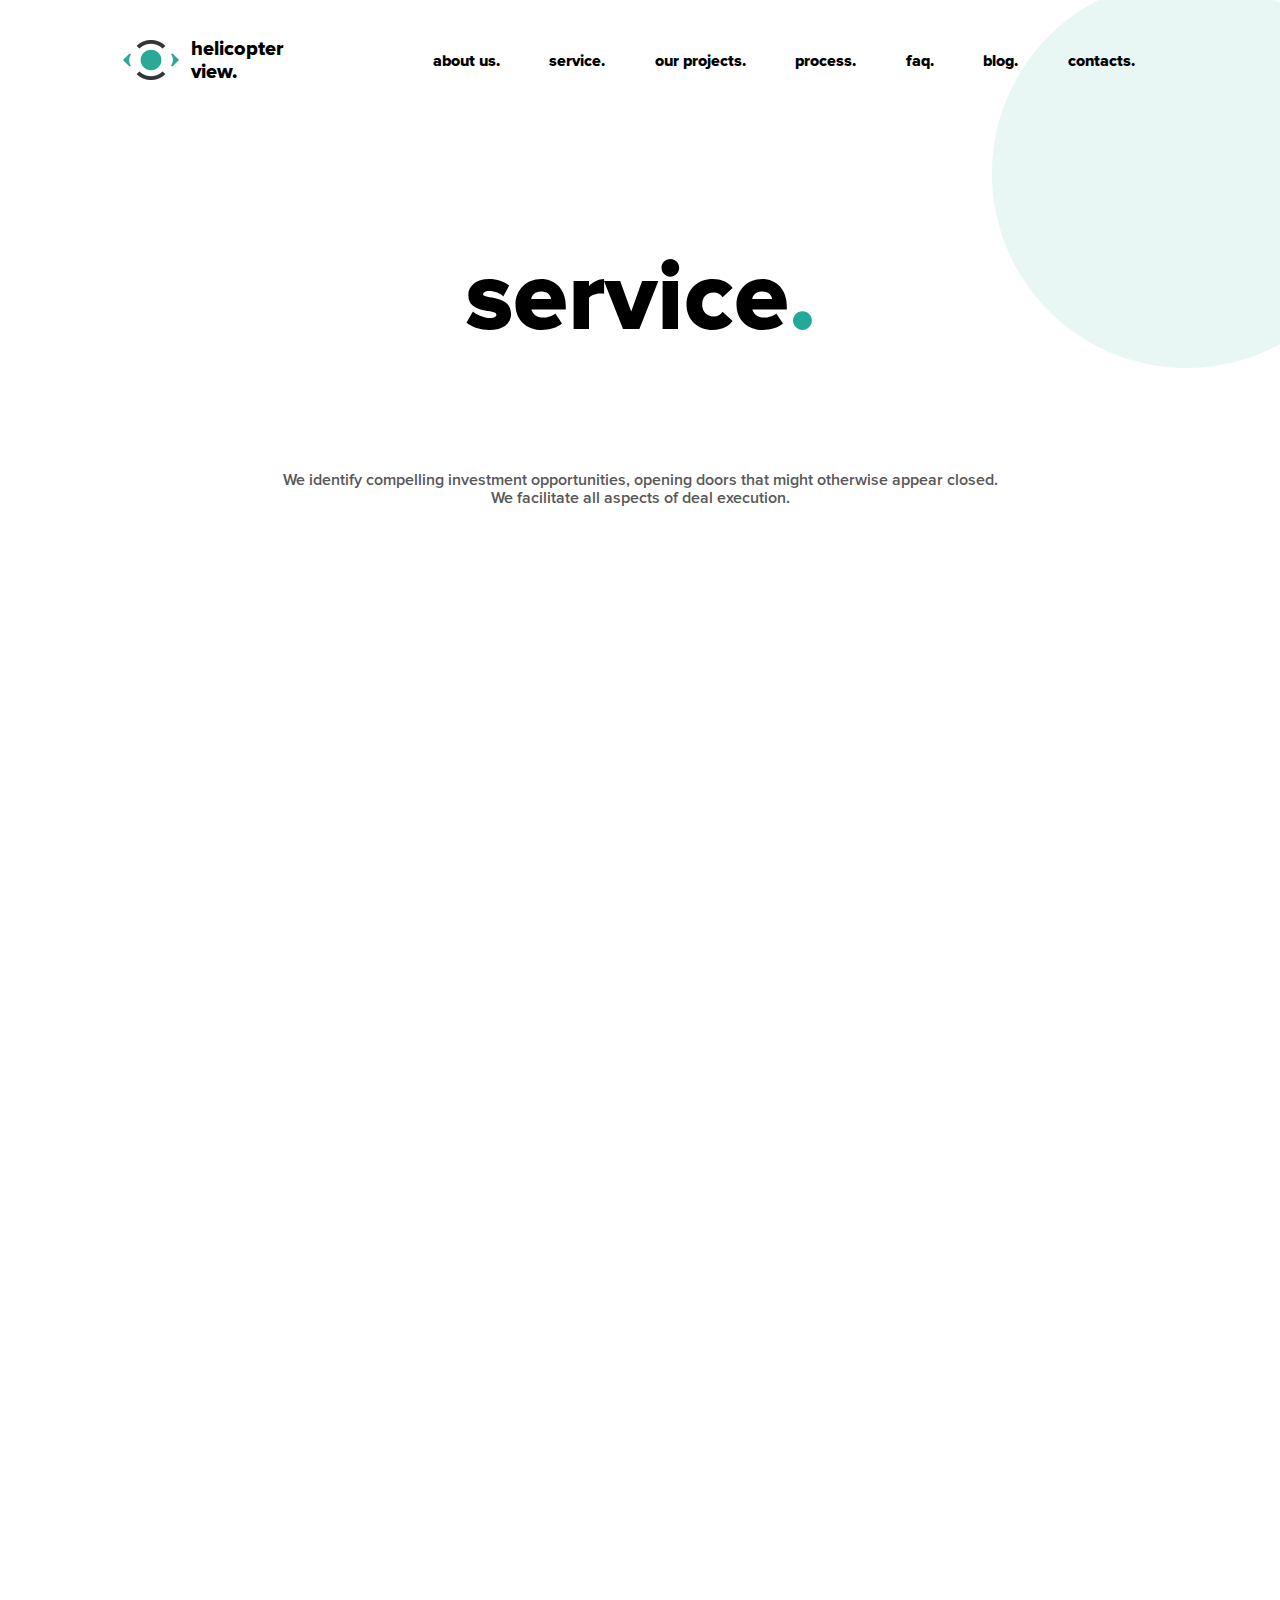
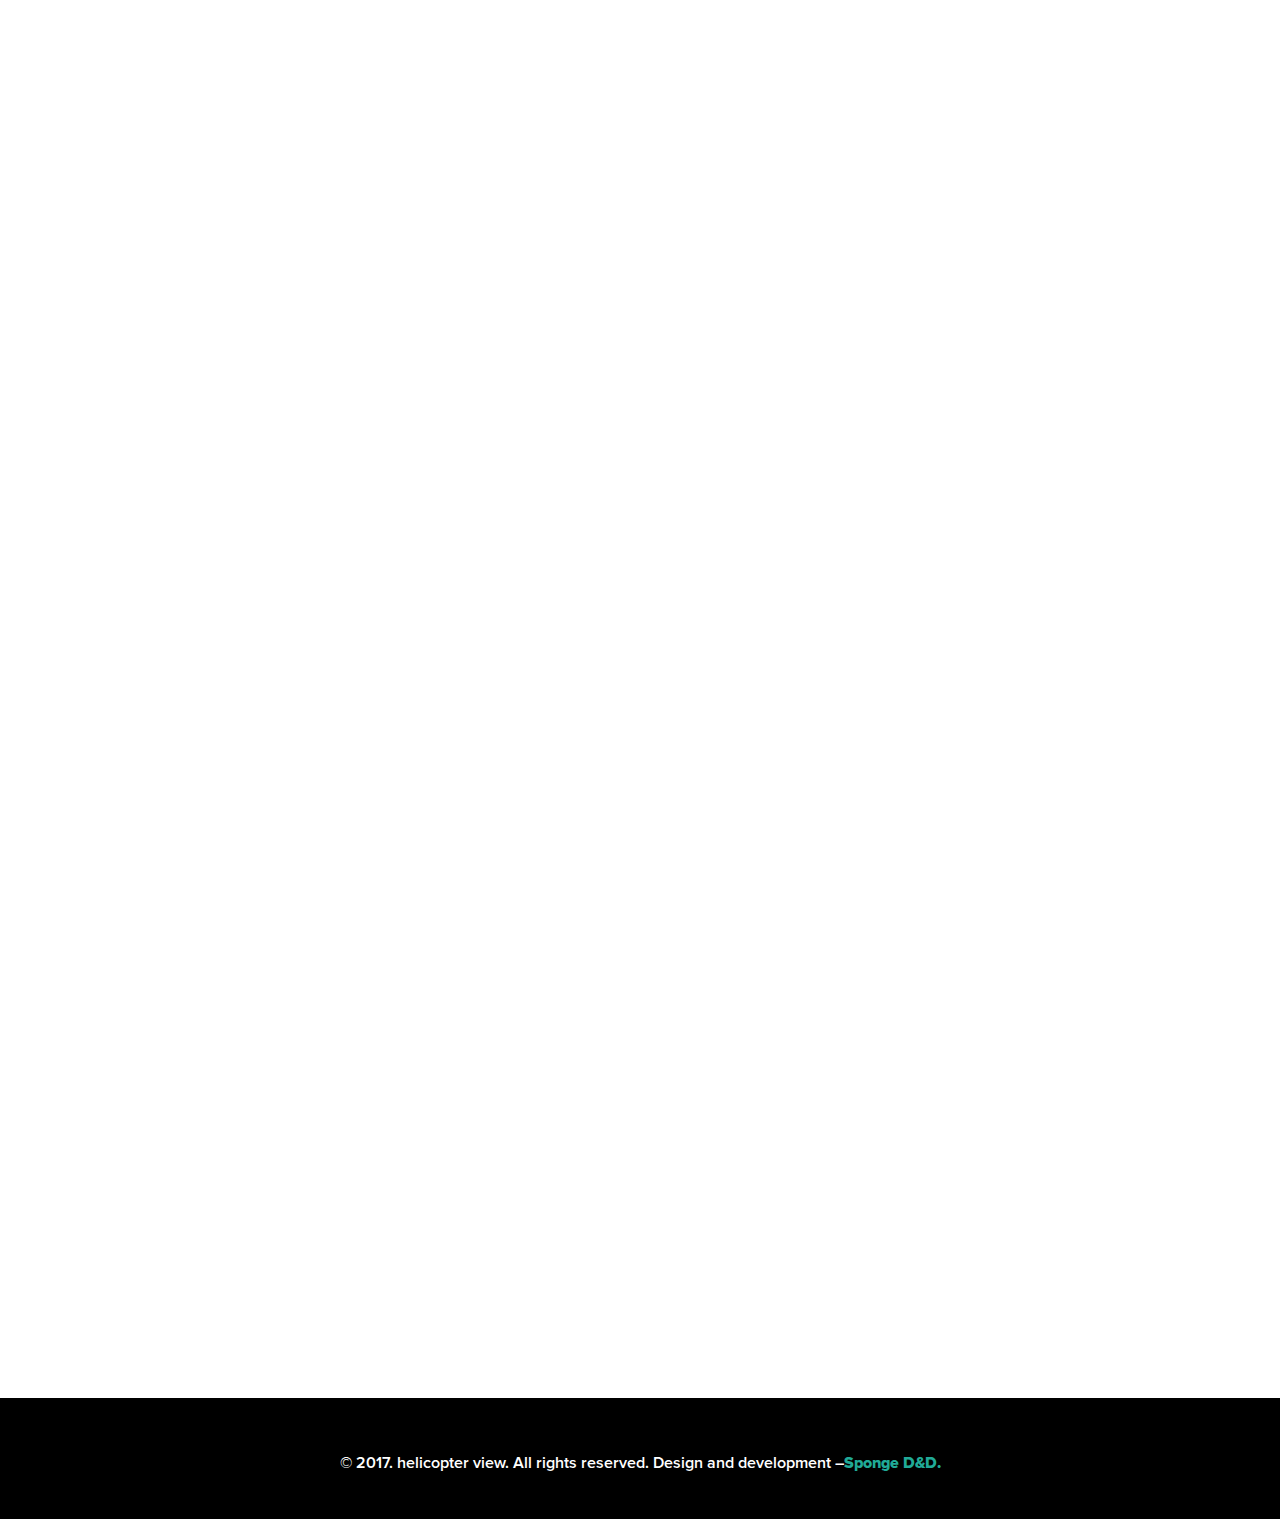
<file: indexExample.html>
<!DOCTYPE html>
<html lang="en">
<head>
	<meta charset="utf-8">
	<meta name="viewport" content="width=device-width">
	<title>Test</title>
	<link rel="stylesheet" href="styleExample.css">
	<link rel="stylesheet" href="fontsExample.css">
	<script src="https://ajax.googleapis.com/ajax/libs/jquery/3.2.1/jquery.min.js"></script>
	<script src="http://code.jquery.com/jquery-1.10.1.min.js"></script>
	<script type="text/javascript">
		$(window).scroll(function() {
		$('.object').each(function(){
		var imagePos = $(this).offset().top;

		var topOfWindow = $(window).scrollTop();
			if (imagePos < topOfWindow+100) {
				$(this).addClass("fadeIn");
			}
		});
	});

	</script>
</head>
<body>
	<div class="whole_wrapper">
	<div class="imgHeader"><div><img src="img/ellipse-3.png"></div></div>
	<div class="wrapper">
 		<header class="headerInHeader">
				<a href="#" class="logo">
							<img src="img/vector-smart-object.svg">
							<div>
								<p><span class="extrabold">helicopter</span></p>
								<p><span class="extrabold">view.</span></p>
							</div>		
				</a>
				<nav>
					<div class="lines"></div>
					<ul>
						<li>
							<a href="#"><div class="line"></div><span class="extrabold">about us.</span></a>
						</li>
						<li>
							<a href="#"><div class="line"></div><span class="extrabold">service.</span></a>
						</li>
						<li>
							<a href="#"><div class="line"></div><span class="extrabold">our projects.</span></a>
						</li>
						<li>
							<a href="#"><div class="line"></div><span class="extrabold">process.</span></a>
						</li>
						<li>
							<a href="#"><div class="line"></div><span class="extrabold">faq.</span></a>
						</li>
						<li>
							<a href="#"><div class="line"></div><span class="extrabold">blog.</span></a>
						</li>
						<li>
							<a href="#"><div class="line"></div><span class="extrabold">contacts.</span></a>
						</li>
					</ul>
				</nav>
			</header>
		<div class="intro">
				<h1><span class="extrabold">service<span class="aqua">.</span></span></h1>
				<p><span class="semibold"> We identify compelling investment opportunities, opening doors that might otherwise appear closed.</span></p>
				<p><span class="semibold">We facilitate all aspects of deal execution.</span></p>
		</div>
	<div class="intro">
	<div class="container">
		<div class="intro object">
			<img class="animate" src="img/shape-48.svg">
			<p><span class="extrabold">Development</span></p>
			<p><span class="semibold">of the acquisition or</span></p>
			<p><span class="semibold">sales strategy</span></p>
		</div>
		<div class="intro object">
			<img class="animate" src="img/shape-50.svg">
			<p><span class="extrabold">Company analysis,</span></p>
			<p><span class="semibold">preparation of the investment</span></p>
			<p><span class="semibold">memorandum</span></p>
		</div>
		<div class="intro object">
			<img class="animate" src="img/shape-49.svg">
			<p><span class="semibold">Undertaking comprehensive</span></p>
			<p><span class="extrabold">industry and market</span></p>
			<p><span class="extrabold">researches</span></p>
		</div>
		<div class="intro object">
			<img class="animate" src="img/shape-51.svg">
			<p><span class="extrabold">Identifying transaction</span></p>
			<p><span class="extrabold">opportunities</span></p>
			<p><span class="semibold">based on a client’s objectives</span></p>
			<p><span class="semibold">and strategy</span></p>
		</div>
		<div class="intro object">
			<img class="animate" src="img/shape-52.svg">
			<p>Determining an</p>
			<p><span class="extrabold">appropriate valuation</span></p>
			<p><span class="semibold">for the businesses, facilities</span></p>
			<p><span class="semibold">and other assets</span></p>
		</div>
		<div class="intro object">
			<img class="animate" src="img/shape-53.svg">
			<p><span class="semibold">Serving as a intermediary in</span></p>
			<p><span class="extrabold">negotiations</span></p>
			<p><span class="semibold">with any level of complexity to get</span></p>
			<p><span class="semibold">the best possible price and terms</span></p>
		</div>
		<div class="intro object">
			<img class="animate" src="img/shape-46.svg">
			<p><span class="extrabold">Providing counsel</span></p>
			<p><span class="semibold">to the clients in helping secure</span></p>
			<p><span class="semibold">acquisitions, leading the due</span></p>
			<p><span class="semibold">diligence process</span></p>
		</div>
		<div class="intro object">
			<img class="animate" src="img/shape-56.svg">
			<p><span class="semibold">Negotiating the</p>
			<p><span class="extrabold">relevant legal documents,</span></p>
			<p><span class="semibold">drafting contracts</span></p>
			<p><span class="semibold">and legal documentation</span></p>
		</div>
		<div class="intro object">
			<img class="animate" src="img/shape-55.svg">
			<p><span class="extrabold">Managing PR</span></p>
			<p><span class="extrabold">and reputation</span></p>
			<p><span class="semibold">around the transaction</span></p>
		</div>
		<div class="intro object">
			<img class="animate" src="img/shape-58-copy.svg">
			<p><span class="semibold">Continuing advice</span></p>
			<p><span class="semibold">and support during the</span></p>
			<p><span class="extrabold">post-acquisition period</span></p>
		</div>
	</div>
</div>
	<div class="intro object">
		<h2><span class="extrabold">our offer<span class="aqua">.</span></span></h2>
	</div>
	<div class="intro object">
	<div class="container_grid">
		<div class="box">
			<div class="box__img">
				<img class="inbox" src="img/shape-59.svg">
			</div>
			</p><span class="extrabold">100% Clear-Cut Hit</span><p>
			</p><span class="semibold">We only identify companies that precisely match your brief,</span><p>
			</p><span class="semibold">because we underttake comprehensive market research, wte take</span><p>
			</p><span class="semibold">every detail of your strategy into account and provide sustainable</span><p>
			</p><span class="semibold">and efficient deal execution</span><p>
		</div>
		<div class="box">
			<div class="box__img">
				<img class="inbox" src="img/shape-60.svg">
			</div>
			</p><span class="extrabold">Active searching</span><p>
			</p><span class="semibold">We can approach shareholders directly so as to acquire “not for</span><p>
			</p><span class="semibold">sale” or to sell for “not acquiring” targets</span><p>
		</div>
		<div class="box">
			<div class="box__img">
				<img class="inbox" src="img/shape-61.svg">
			</div>
			</p><span class="extrabold">Professionalism</span><p>
			</p><span class="semibold">For each project we establish a team of the best qualified</span><p>
			</p><span class="semibold">because we underttake comprehensive market research, wte take</span><p>
			</p><span class="semibold">every detail of your strategy into account and provide sustainable</span><p>
			</p><span class="semibold">and efficient deal execution</span><p>
		</div>
		<div class="box">
			<div class="box__img">
				<img class="inbox" src="img/shape-62.svg">
			</div>
			</p><span class="extrabold">Negotiation</span><p>
			</p><span class="semibold">We can help to get the best possible price and terms by ensuring</span><p>
			</p><span class="semibold">responsive communication, high quality preparation, applying all</span><p>
			</p><span class="semibold">our experience and skills.</span><p>
		</div>
		<div class="box">
			<div class="box__img">
				<img class="inbox" src="img/shape-63.svg">
			</div>
			</p><span class="extrabold">Confidentiality</span><p>
			</p><span class="semibold">Maintaining confidentiality is our specialty and that’s why your</span><p>
			</p><span class="semibold">information would not be shared with any third party without your</span><p>
			</p><span class="semibold">written permission.</span><p>
		</div>
		<div class="box">
			<div class="box__img">
				<img class="inbox" src="img/shape-64.svg">
			</div>
			</p><span class="extrabold">Guarantee</span><p>
			</p><span class="semibold">If we don't achieve the desired results, you pay nothing. There are</span><p>
			</p><span class="semibold">few, if any advisers offering the same no risk offer.</span><p>
		</div>
		<div class="box">
			<div class="box__img">
				<img class="inbox" src="img/shape-65.svg">
			</div>
			</p><span class="extrabold">Free support</span><p>
			</p><span class="semibold">We offer three months post-acquisition support at no extra cost.</span><p>
		</div>
	</div>
</div>
</div>
<footer>
	<div><span class="semibold">© 2017. helicopter view. All rights reserved. Design and development –</span><span class="extrabold"><span class="aqua">Sponge D&D.</span></span></div>
</footer>
</div>
</body>
</html>
</file>
<file: style.css>
@import url('https://fonts.googleapis.com/css?family=Roboto+Condensed');

.gridContainer {
	display: grid;
	grid-template-columns: repeat(300, 1fr);
	grid-template-rows: repeat(70, 1fr);
	font-family: 'Roboto Condensed', sans-serif;
}
.logo {
	grid-area: 1/1/10/207;
	background-color: #e9eae2;
}
.adress {
	background-color: #7dcdc2;
	grid-area: 1/207/10/300;
}
p {
	margin: 0;
}
.nav {
	display: flex;
	justify-content: space-around;
}
.social {
	width: 100px;
	display: flex;
	justify-content: space-between;
	align-items: center;
}
.flex-nav {
	display: flex;
	flex-direction: column;
	justify-content: space-around;
	align-items: center;
}
.flex_nav {
	display: flex;
	flex-direction: column;
	justify-content: space-around;
	align-items: center;
	height: 80%;
}
.under_logo {
	color: #494c4a;
}
.square {
	width: 122px;
	height: 117px;
	background-color: #7dcdc2;
	border: 3px solid #e9eae2;
	display: flex;
	align-items: center;
	flex-direction: column;
	justify-content: center;
}
.flex_adress {
	display: flex;
	flex-direction: column;
	justify-content: space-around;
	align-items: center;
	height: 100%;
}
.nav_adress {
	color: #e9eae2;
	font-size: 15px;
}
.line {
	width: 40px;
	height: 4px;
	background-color: #e9eae2;
	margin-bottom: 5px;
	cursor: pointer;
}
.projects {
	grid-area: 10/1/19/90;
	background-color: #eab14c;
}
.fondue {
	grid-area: 10/90/19/207;
	background-color: #ffffff;
}
.potter {
	grid-area: 10/207/15/300;
	background-color: #dfe0d9;
}
.tabano {
	grid-area: 15/207/24/300;
	background-color: #e9eae2;
}
.flex_tabano {
	display: flex;
	justify-content: space-between;
	align-items: center;
	flex-direction: column-reverse;
}
.projects_position {
	position: relative;
}
.kinds_of_services {
	position: absolute;
	top: 120px;
	left: 120px;
	color: #fefefe;
	font-size: 17px;
}
.project_title {
	position: relative;
	top: 380px;
	left: 150px;
	color: #fefefe;
	font-size: 48px;
}
.service {
	cursor: pointer;
}
.service:hover {
	color: black;
}
.flex_product {
	display: flex;
	justify-content: space-around;
	align-items: center;
	height: 100%;
}
h1 {
	font-size: 24px;
	color: #777777;
}
h2 {
	font-size: 18px;
	cursor: pointer;
	color: #777777;
}
.about_product {
	font-size: 14px;
	color: #777777;
}
.black {
	color: black;
}
.louis {
	grid-area: 19/1/28/60;
	background-color: #7b838c;
}
.about_louis {
		color: #dfe0d9;
}
.color_louis {
	color: #dfe0d9;
}
.flex_louis {
	display: flex;
	flex-direction: column;
	justify-content: space-between;
	align-items: center;
	height: 100%;
}
.p22 {
	grid-area: 19/60/28/207;
	background-color: #ffffff;
}
.flex_p22 {
	display: flex;
	flex-direction: column;
	justify-content: space-between;
	align-items: center;
}
.fiji {
	grid-area: 24/207/28/300;
	background-color: #ffffff;
}
.flex_fiji {
	display: flex;
	justify-content: space-around;
	align-items: center;
	flex-direction: row-reverse;
}
.sesann {
	grid-area: 28/1/34/147;
}
.flex_sesann {
	display: flex;
	flex-direction: column;
	justify-content: space-around;
	align-items: center;
	height: 100%;
}
.about_sesann {
	display: flex;
	justify-content: center;
}
.alessi {
	grid-area: 28/147/34/225;
}
.timeline {
	grid-area: 28/225/34/300;
	background-color: #eab14c;
	position: relative;
}
.kinds_of_time {
	position: absolute;
	top: 50px;
	left: 70px;
	display: flex;
	width: 20%;
	height: 40%;
	flex-direction: column;
	justify-content: space-around;
}
.time {
	color: #fefefe;
	cursor: pointer;
}
.time:hover {
	color: black;
}
.studio {
	grid-area: 34/1/43/90;
	background-color: #fd9b72;
}
.about_studio {
	grid-area: 34/90/43/300;
	background-color: #e9eae2;
}
.flex_about_studio {
	display: flex;
	justify-content: space-around;
	align-items: center;
	padding: 5.6%;
}
.text_about_studio {
	font-size: 18px;
	width: 40%;
	height: 40%;
	color: #333333;
}
.border_awards {
	border-bottom: 1px solid #333333;
	margin-top: 25px;
}
.flex_text {
	display: flex;
	justify-content: space-between;
	align-items: center;
	font-size: 13px;
	margin-top: 25px;
}
.photo_about_studio {
	display: flex;
	flex-direction: column;
	justify-content: space-between;
	width: 50%;
}
.staff {
	grid-area: 43/1/50/300;
	background-color: #e9eae2;
}
.staff_flex {
	display: flex;
	justify-content: space-around;
	align-items: center;
	padding: 5.6%;
}
.container {
	width: 22%;
	height: 40%;
}
.flex_CV {
	display: flex;
	justify-content: space-between;
	align-items: center;
	margin-top: 15px;
}
.CV {
	color: #fd5000;
	cursor: pointer;
}
.news {
	grid-area: 50/1/59/93;
	background-color: #d4ecc1;
}
.more_news {
	grid-area: 50/93/59/300;
	background-color: #e5e9df;
}
.more_news__flex {
	display: flex;
	justify-content: space-around;
	align-items: center;
	padding: 5.6%;
}
.box_news {
	width: 35%;
}
.imgn {
	margin: 2em 0 2em 0;
}
.map {
	grid-area: 59/1/70/150;
	position: relative;
}
.footer {
	grid-area: 59/150/70/300;
	background-color: #e9eae2;
}
.pin_position {
	position: relative;
}
.pin {
	position: absolute;
	top: 17em;
	left: 17em;
}
.footer_text {
	position: relative;
	top: 13em;
	left: 3em;
}
</file>
<file: styleEagle.css>
@import url('https://fonts.googleapis.com/css?family=Kaushan+Script|Montserrat|Roboto');

body {
	font-family: 'Montserrat', sans-serif;
}
.wrapper {
	width: 1210px;
	margin: 0 auto;
}
.eagle {
	background-image: url(img/layer-15.png);
	background-position: center;
	background-size: cover;
}
header {
	display: flex;
	justify-content: space-between;
}
.logo {
	font-size: 30px;
	margin-top: 25px;
}
.nav {
	display: flex;
	justify-content: space-between;
	align-items: center;
	flex-grow: 0.4;
	font-size: 16px;
}
a {
	text-decoration: none;
	color: #ffffff;
}
nav a {
	padding-bottom: 12px; 
	border-bottom: 2px solid transparent;
}

nav a:hover {
	border-bottom: 2px solid #fce38a;
	color: #fce38a;
}
.promo {
	display: flex;
	flex-direction: column;
	align-items: center;
	color: #ffffff;
}
.promo_h3 {
	font-size: 72px;
	margin: 178px 0 25px 0;
}
.promo_h2 {
	font-size: 150px;
	margin: 20px 0 36px 0;
	text-align: center;
}
.line {
	width: 60px;
	border-top: 3px solid #f38181;
}
.white {
	border-top: 3px solid #ffffff;
	margin: 35px 0 25px 0;
}
.learn {
	padding: 15px 32px 15px 32px;
	border: 2px solid #ffffff;
	font-size: 14px;
	margin: 25px 0 82px 0;
}
h3 {
	font-family: 'Kaushan Script', cursive;
	font-size: 24px;
	margin-top: 109px;
}
h2 {
	font-size: 30px;
	margin: 0 0 42px 0;
}
.menu {
	display: flex;
	justify-content: space-between;
}
.footer_menu {
	padding: 25px 100px 0 0;
	width: 180px;
	height: 46px;
	font-size: 18px;
	border-top: 3px solid #ffffff;
	opacity: 0.6;
	position: relative;
	text-align: left;
}
.under {
	position: absolute;
	top: -3px;
	left: 0;
	visibility: hidden;
}
.footer_menu:hover {
	opacity: 1;
}
.footer_menu:hover .under {
	visibility: visible;
}
.title {
	display: flex;
	flex-direction: column;
	align-items: center;
	text-align: center;
}
.span {
	margin: 46px 0 92px 0;
	color: #999999;
}
span {
	font-family: 'Roboto', sans-serif;
}
.photo_transform {
	display: flex;
	justify-content: space-around;
}
img {
	vertical-align: bottom;
}
.transform {
	position: relative;
}
.transform:hover {
	transform: translate(-5px, -5px);
	transition-duration: 0.7s;
	box-shadow: 9px 8px 0px 0px rgba(149,225,211,1);
}
.transform:hover .users {
	visibility: visible;
}
.users {
	color: #ffffff;
	font-size: 18px;
	position: absolute;
	text-align: center;
	top: 100px;
	left: 130px;
	visibility: hidden;
}
.counter {
	background-color: #95e1d3;
}
.cntr {
	display: flex;
	justify-content: center;
	margin-top: 109px;
}
.number {
	padding: 90px 75px 90px 75px;
	border-left: 1px solid #beebe2;
	text-align: center;
	color: #ffffff;
	font-size: 10px;
}
.counter-number {
	font-size: 72px;
}
.counter .number:last-of-type {
	border-right: 1px solid #beebe2;
}
.container {
	display: flex;
	justify-content: center;
	flex-wrap: wrap;
	margin: 66px 0 122px 0;
}
.services {
	width: 400px;
	position: relative;
}
.srv {
	position: absolute;
	top: 0;
	left: 0;
}
.srv2 {
	position: absolute;
	top: 50px;
	left: 0;
}
.row {
	padding: 0 50px 0 50px;
	font-size: 14px;
}
.srvs {
	font-size: 14px;
	margin-top: 10px;
	color: #999999;
}
.container .services:nth-child(n+4) {
	margin-top: 50px;
	border-top: 1px solid #999999;
	padding-top: 50px;
}
.unique {
	background-image: url(img/layer-45.png);
	background-position: center;
	background-size: cover;
}
.devices {
	margin-top: 45px;
	position: relative;
}
.iphone {
	position: absolute;
	top: 197px;
	left: 364px;
}
.arrowdown {
	display: flex;
	justify-content: center;
	margin-top: 92px;
}
.arrow {
	margin-left: 30px;
}
.holder {
	width: 600px;
	border: 1px solid #cccccc;
	margin-top: 10px;
	position: relative;
}
.arrow .holder:first-of-type {
	margin-top: 0;
}
.holder-head {
	margin: 25px 0 25px 61px;
	font-size: 12px;
	position: relative;
	cursor: pointer;
}
.pctr-holder {
	position: absolute;
	top: 15px;
	left: 15px;
}
.rotate {
	position: absolute;
	top: 3px;
	right: 20px;
}
.discription {
	font-size: 15px;
	color: #cccccc;
	padding: 22px 55px 22px 22px;
	border-top: 1px solid #cccccc;
	overflow-y: scroll;
	display: none;
	height: 140px;
}
.active {
	display: block;
}
.online {
	transform: rotate(-180deg);
	transition: 0.5s;
}
.JonDoe {
	background-color: #f8f8f8;
	margin-top: 120px;
}
.box {
	padding: 115px 0 115px 0;
	display: flex;
	justify-content: space-between;
	align-items: center;
}
.quote {
	width: 767px;
	color: #999999;
	font-size: 24px;
}
.inline {
	display: flex;
	justify-content: flex-start;
	align-items: center;
	margin-top: 23px;
	font-size: 24px;
	font-family: 'Kaushan Script', cursive;
	color: #333333;
}

.transform:hover .networks {
	visibility: visible;
}
.networks {
	background-color: #fce38a;
	width: 220px;
	height: 55px;
	position: absolute;
	text-align: center;
	top: 207px;
	left: 78px;
	visibility: hidden;
	display: flex;
	justify-content: space-around;
	align-items: center;
}
.networks .icons:nth-child(n+2) {
	border-left: 1px solid #f38181;
}
.icons {
	height: 55px;
	width: 55px;
}
.vsg {
	margin-top: 15px;
}
.icons:hover {
	background-color: #f38181;
}
.vsg a {
	color: #f38181;
}
.icons:hover a {
	color: #ffffff;
}
.names {
  display: flex;
  justify-content: space-around;
  align-items: center;
  text-align: center;
  margin: 41px 0 28px 0;
  font-size: 15px;
}
.designers {
	color: #999999;
}
.hip {
	padding: 50px 0 50px 0;
}
.photos {
	display: flex;
	justify-content: center;
}
.happy-clients {
	background-image: url(img/layer-53.png);
}
.block-team {
	width: 500px;
	position: relative;
}
.clientphoto {
	position: absolute;
	top: 0;
	left: 0;
}
.photos div {
	width: 25%;
}
.box-client {
	width: 375px;
	padding-left: 125px;
	display: flex;
	flex-direction: column;
	justify-content: space-between;
}
.box-client div:nth-child(n+1) {
	margin: 5px 0;
}
.client-container {
	display: flex;
	justify-content: center;
	flex-wrap: wrap;
	padding: 87px 0 129px 0;
}
.up {
	margin-bottom: 81px;
}
.lft {
	margin-right: 84px;
}
.box-blog {
	padding: 47px 0 120px 0;
	display: flex;
	justify-content: space-between;
}
.blog {
	position: relative;
	width: 380px;
	height: 385px;
	display: flex;
	flex-direction: column;
	justify-content: space-between;
}
.view {
	padding-top: 10px;
	border-top: 1px solid #e5e5e5;
}
.date {
	position: absolute;
	width: 60px;
	height: 70px;
	top: 160px;
	left: -10px;
	background-color: #95e1d3;
	color: #ffffff;
	text-align: center;
	vertical-align: middle;
}
.date-number {
	font-size: 30px;
	margin-top: 7px;
}
.month {
	font-size: 15px;
}
.map {
	background-image: url(img/layer-59.png);
}
.wrapper-open {
	display: flex;
	align-items: center;
	justify-content: center;
	margin-bottom: 80px;
}
.open {
	padding: 57px 0;
	width: 150px;
	height: 86px;
	display: flex;
	flex-direction: column;
	justify-content: space-between;
	color: #f38181;
	font-size: 24px;
	text-align: center;
	align-items: center;
}
.box-futr {
	display: flex;
	justify-content: space-between;
	align-items: center;
	margin-bottom: 69px;
}
.MG-futr {
	width: 480px;
	display: flex;
	flex-direction: column;
}
.followus {
	display: flex;
	justify-content: space-between;
	align-items: center;
	margin-bottom: 45px;
	margin-top: 15px; 
	border-top: 1px solid #e5e5e5;
	padding-top: 15px;
}
.MG {
	font-size: 46px;
	color: #cccccc;
	margin-bottom: 42px;
}
.lst {
	font-size: 15px;
	margin-bottom: 49px;
}
button {
		text-align: center;
		width: 150px;
		height: 41px;	
		border: 0;
		font-size: 14px;
		color: white;
		background-color: #95e1d3;
	}
input {
		border: 1px solid #e5e5e5;
		height: 37px;
		width: 227px;
		font-size: 15px;
		padding-left: 13px;
		font-family: 'Roboto', sans-serif;
	}
.Instagram {
	display: flex;
	flex-direction: column;
	justify-content: space-between;
}
.Instagram a {
	padding-top: 20px;
}
.insta {
	margin-bottom: 40px;
}
.wrapper-psd {
	display: flex;
	align-items: center;
	justify-content: center;
	padding: 24px 0;
	border-top: 1px solid #e5e5e5;
}
.Ljblog {
	width: 336px;
	display: flex;
	flex-direction: column;
	justify-content: space-between;
}
.blogs-text {
	font-size: 12px;
	margin-left: 15px;
}
.Ljblog .blogs-img:nth-child(-n+3) {
	margin-bottom: 31px;
}
.blogs-img {
	display: flex;
	justify-content: space-between;
	align-items: center;
}
.laaqiq {
	color: #f38181;
	font-family: 'Montserrat', sans-serif;
}
</file>
<file: styleExample.css>
* {
	box-sizing: border-box;
}
body {
	margin: 0;
	font-family: sans-serif;
}
.extrabold {
	line-height: 22px;
	font-family: 'ProximaNovaExtraBold';
	color: #000000;
}
.semibold {
	line-height: 18px;
	font-family: 'ProximaNovaSemiBold';
	color: #585858;
}
.aqua {
	color: #20aa97;
}
p {
	margin: 0;
}
a {
	text-decoration: none;
}
header {
	margin-bottom: 152px;
}
.whole_wrapper {
	width: 1920px;
}
.logo {
	display: flex;
	align-items: center;
}
.logo div {
	margin-left: 12px;
	font-size: 20px;
	line-height: 22px;
}
.wrapper {
 width: 1551px;
 margin: 0 auto;
}
.imgHeader {
	display: flex;
	justify-content: flex-end;
}
.imgHeader div {
	top:; 0;
	right:; 0;
	position: absolute;
}
.headerInHeader {
	display: flex;
	justify-content: space-between;
	padding-top: 35px;
	position: relative;
	align-items: center;
}
.headerInHeader ul {
	margin: 0;
	padding: 0;
	list-style-type: none;
}
.headerInHeader li {
	display: inline-block;
	margin: 0 22.5px;
	padding: 13px 0;
	font-size: 16px;
}
li > a > span:hover {
	color: #20aa97;
}
.intro {
	display: flex;
	flex-direction: column;
	align-items: center;
}
.intro h1 {
	font-size: 100px;
	margin: 0;
	margin-bottom: 119px;
}
.intro h2 {
	font-size: 60px;
	margin: 146px 0 101px 0;
}
.container {
	display: grid;
	grid-template-columns: 1fr 1fr 1fr 1fr 1fr; 
	align-items: center;
	grid-column-gap: 30px;
}
.animate {
	margin: 130px 0 55px 0;
}

.box__img {
	height: 109px;
	width: 109px;
	border-radius: 50%;
	background-color: #fbfdfd;
	margin-bottom: 47px;
	display: flex;
	justify-content: center;
}
.inbox:hover {	
	transition-duration: 0.7s;
	transform: scale(1.2, 1.2);
}
.container_grid {
	display: grid;
	grid-template-columns: 1fr 1fr;
	grid-column-gap: 133px;
	grid-row-gap: 70px;
}
.box:nth-child(odd) {
	margin-left: 230px;
}
footer {
	margin-top: 131px;
	height: 121px;
	background-color: black;
}
footer div {
	padding: 54px 0 53px 0;
	text-align: center;
}
footer > div > .semibold {
	color: #ffffff;
}
.line {
	width: 15px;
	border: 1px solid #000000;
	position: relative;
	top: -13px;
	right: 0;
	visibility: hidden;
}
li > a:hover .line {
	visibility: visible;
}
.lines {
		border-bottom: 15px double black; 
    border-top: 5px solid black; 
    content:"";
    height: 5px; 
    width:30px;
    box-sizing: content-box;
    cursor: pointer;
    display: none;
}

@media (max-width: 768px) {
	.imgHeader div {
		position: absolute;
		top: -70%;
		right: 0;
	}
	nav > ul {
		display: none;
	}
	.lines {
		display: block;
	}
	.intro > p {
		text-align: center;
	}
	.intro > h1 {
		margin-bottom: 63px;
	}
	.container {
		grid-template-columns: 1fr 1fr;
	} 
	.animate {
    margin: 80px 0 40px 0;
}
	.container_grid {
	grid-template-columns: 1fr;
	align-items: center;
}
.box:nth-child(-n+7) {
	margin: 0 auto;
}
.intro > h2 {
	margin-bottom: 63px;
}
}
@media (max-width: 320px) {
	.imgHeader div {
		position: absolute;
		top: -70%;
		right: -50%;
	}
	.intro h1 {
    font-size: 60px;
	}
}
@media (max-width: 1919px) {
	.whole_wrapper {
		width: 100%;
	}
	.wrapper {
		width: 80.78125%;
	}
	.box:nth-child(odd) {
	margin-left: 14.8291425%;
}
}
.object {
	visibility: hidden;
}
.fadeIn{
	animation-name: fadeIn;
	-webkit-animation-name: fadeIn;	

	animation-duration: 1.5s;	
	-webkit-animation-duration: 1.5s;

	animation-timing-function: ease-in-out;	
	-webkit-animation-timing-function: ease-in-out;		

	visibility: visible !important;	
}

@keyframes fadeIn {
	0% {
		transform: scale(0);
		opacity: 0.0;		
	}
	60% {
		transform: scale(1.1);	
	}
	80% {
		transform: scale(0.9);
		opacity: 1;	
	}	
	100% {
		transform: scale(1);
		opacity: 1;	
	}		
}

@-webkit-keyframes fadeIn {
	0% {
		-webkit-transform: scale(0);
		opacity: 0.0;		
	}
	60% {
		-webkit-transform: scale(1.1);
	}
	80% {
		-webkit-transform: scale(0.9);
		opacity: 1;	
	}	
	100% {
		-webkit-transform: scale(1);
		opacity: 1;	
	}		
}
.animate:hover {
	transition-duration: 0.7s;
	transform: scale(1.2, 1.2);
}
</file>
<file: fontsExample.css>
@font-face {
  font-family: 'ProximaNovaBold';
  src: url('fonts/ProximaNovaBold/proximanova-bold.eot');
  src: url('fonts/ProximaNovaBold/proximanova-bold.eot?#iefix') format('embedded-opentype'), url('fonts/ProximaNovaBold/proximanova-bold.woff') format('woff'), url('fonts/ProximaNovaBold/proximanova-bold.ttf') format('truetype'), url('fonts/ProximaNovaBold/proximanova-bold.svg') format('svg');
  font-weight: normal;
  font-style: normal;
}
@font-face {
  font-family: 'ProximaNovaExtraBold';
  src: url('fonts/ProximaNovaExtraBold/proximanova-extrabold.eot');
  src: url('fonts/ProximaNovaExtraBold/proximanova-extrabold.eot?#iefix') format('embedded-opentype'), url('fonts/ProximaNovaExtraBold/proximanova-extrabold.woff') format('woff'), url('fonts/ProximaNovaExtraBold/proximanova-extrabold.ttf') format('truetype'), url('fonts/ProximaNovaExtraBold/proximanova-extrabold.svg') format('svg');
  font-weight: normal;
  font-style: normal;
}
@font-face {
  font-family: 'ProximaNovaSemiBold';
  src: url('fonts/ProximaNovaSemiBold/proximanova-semibold.eot');
  src: url('fonts/ProximaNovaSemiBold/proximanova-semibold.eot?#iefix') format('embedded-opentype'), url('fonts/ProximaNovaSemiBold/proximanova-semibold.woff') format('woff'), url('fonts/ProximaNovaSemiBold/proximanova-semibold.ttf') format('truetype'), url('fonts/ProximaNovaSemiBold/proximanova-semibold.svg') format('svg');
  font-weight: normal;
  font-style: normal;
}
</file>
